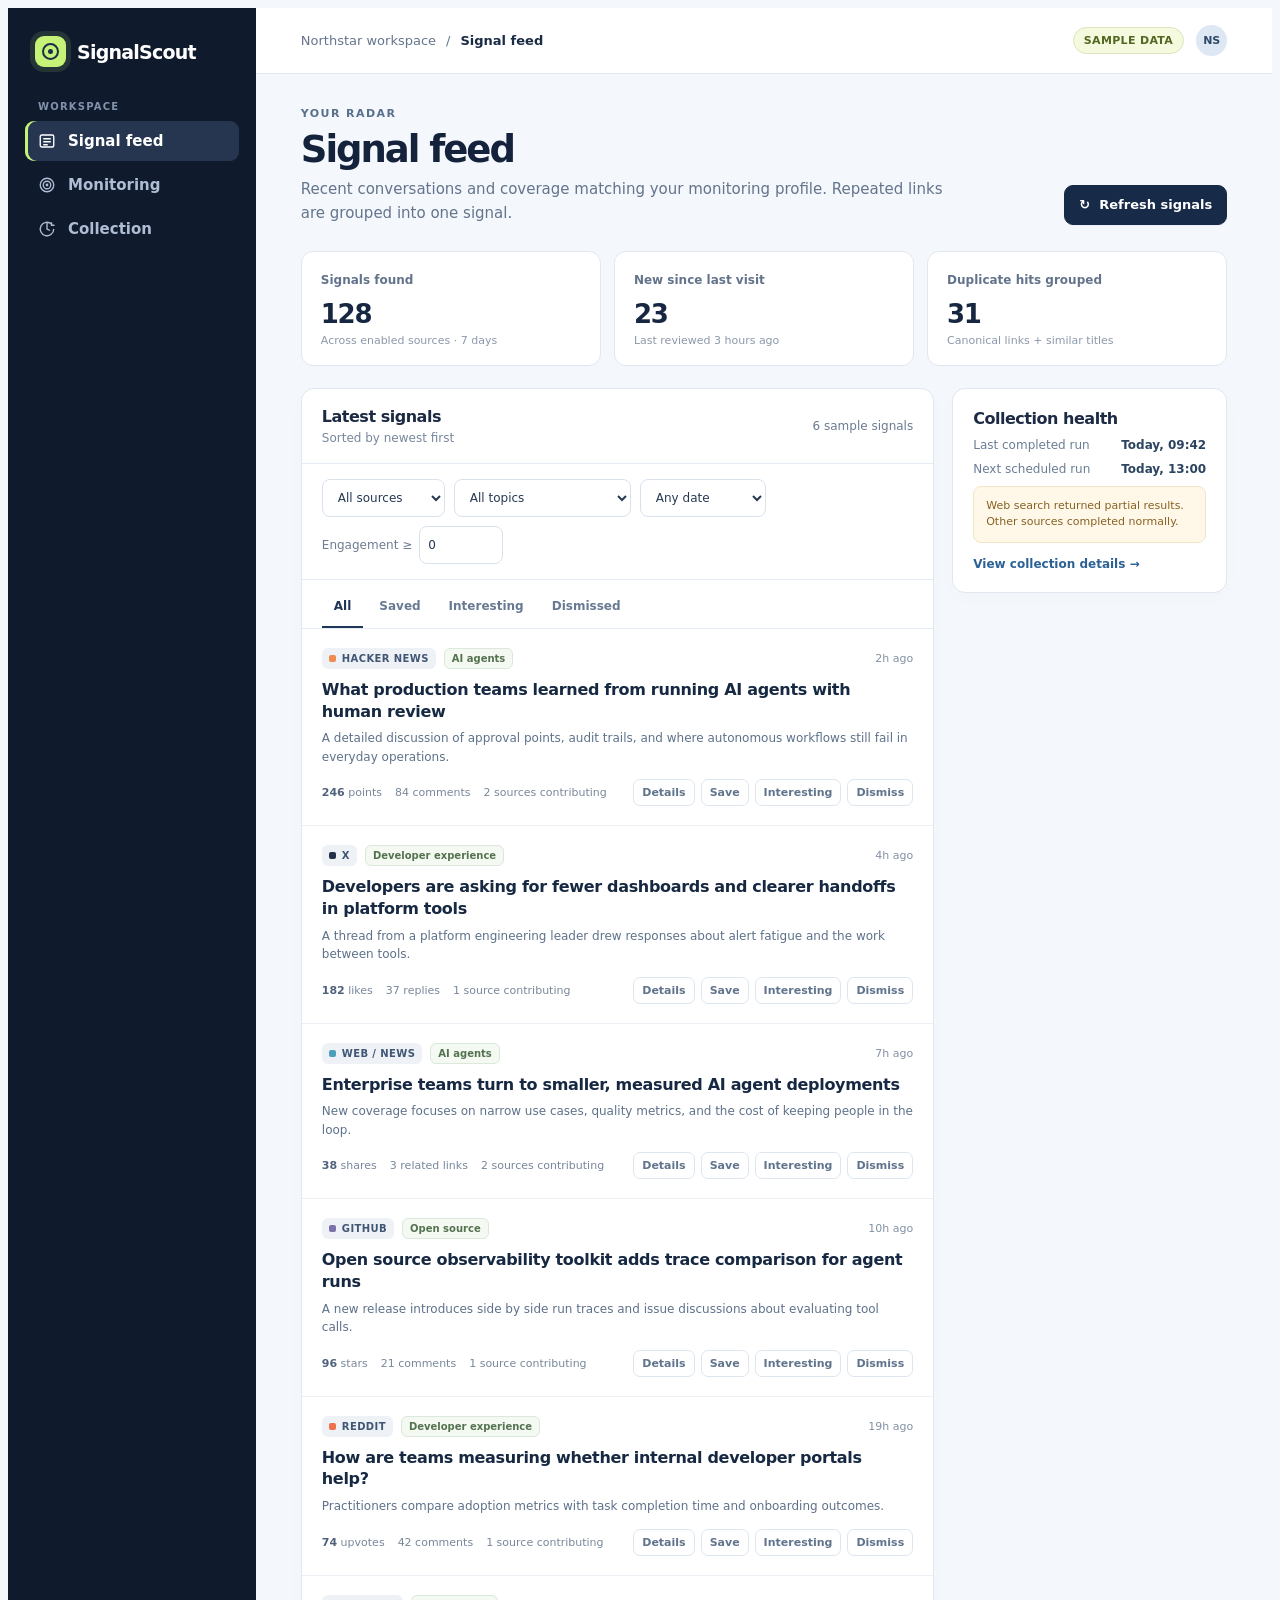
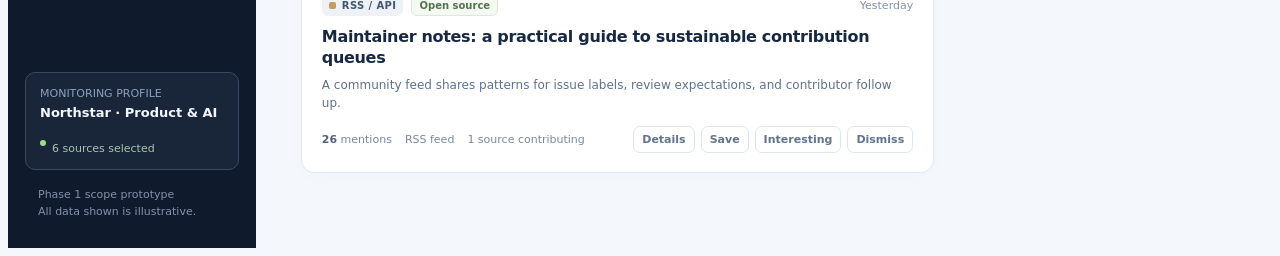
<file: specs/design/index.html>
<!doctype html>
<html lang="en">
<head>
  <meta charset="utf-8">
  <meta name="viewport" content="width=device-width, initial-scale=1">
  <meta name="theme-color" content="#101a2d">
  <title>SignalScout — Phase 1 scope prototype</title>
  <style>
    :root{font-family:Inter,ui-sans-serif,system-ui,-apple-system,BlinkMacSystemFont,"Segoe UI",sans-serif;color:#17233a;background:#f4f7fb;font-size:15px;font-synthesis:none}
    *{box-sizing:border-box}button,input,select{font:inherit}button{cursor:pointer}button:disabled{cursor:wait;opacity:.62}a{color:inherit}svg{display:block}
    :focus-visible{outline:3px solid #70b7ff;outline-offset:2px}
    .app{min-height:100vh;display:grid;grid-template-columns:248px minmax(0,1fr)}
    .sidebar{background:#101a2d;color:#dbe6f6;padding:28px 17px;display:flex;flex-direction:column;gap:34px;min-height:100vh}
    .brand{display:flex;align-items:center;gap:11px;padding:0 10px;color:#fff;font-size:19px;font-weight:760;letter-spacing:-.04em}
    .brand-mark{width:31px;height:31px;border-radius:9px;background:#c6f277;position:relative;box-shadow:0 0 0 5px #c6f2771e}
    .brand-mark:before,.brand-mark:after{content:"";position:absolute;border:2px solid #183048;border-radius:50%;inset:7px}
    .brand-mark:after{inset:13px;background:#183048}
    .nav-label,.side-label{text-transform:uppercase;letter-spacing:.12em;color:#8292ac;font-size:10px;font-weight:800;padding:0 13px;margin:0 0 9px}
    .nav{display:grid;gap:4px}.nav button{border:0;background:transparent;color:#aebdd3;width:100%;text-align:left;display:flex;align-items:center;gap:12px;padding:11px 13px;border-radius:9px;font-weight:620}
    .nav button:hover,.nav button.active{background:#263650;color:#fff}.nav button.active{box-shadow:inset 3px 0 #c6f277}.nav svg{width:18px;height:18px;stroke-width:1.8}
    .sidebar-bottom{margin-top:auto;display:grid;gap:17px}.workspace{padding:14px;border:1px solid #394761;border-radius:10px;background:#19263a}.workspace small{display:block;color:#8ca0bb;font-size:11px;margin-bottom:5px}.workspace strong{display:block;color:#f1f6ff;font-size:13px}.workspace span{display:inline-flex;align-items:center;gap:6px;color:#acc4ad;font-size:11px;margin-top:11px}.status-dot{width:6px;height:6px;border-radius:50%;background:#9edc88}
    .sidebar-note{padding:0 13px;color:#8192ab;font-size:11px;line-height:1.5}
    main{min-width:0}.topbar{height:66px;background:#fff;border-bottom:1px solid #e2e8f0;display:flex;align-items:center;justify-content:space-between;padding:0 clamp(20px,3.5vw,48px);gap:20px}
    .breadcrumb{display:flex;align-items:center;gap:10px;color:#65758d;font-size:13px}.breadcrumb strong{color:#1a2b46;font-weight:680}.top-actions{display:flex;align-items:center;gap:12px}.demo-pill{border:1px solid #d8e5bd;background:#f5fadf;color:#526723;border-radius:30px;padding:6px 10px;font-size:11px;font-weight:760;letter-spacing:.03em;text-transform:uppercase}.avatar{height:31px;width:31px;border-radius:50%;background:#dde8f4;color:#304967;display:grid;place-items:center;font-size:11px;font-weight:800}
    .content{max-width:1510px;margin:auto;padding:33px clamp(20px,3.5vw,48px) 75px}.view{display:none}.view.active{display:block}
    .page-head{display:flex;align-items:flex-end;justify-content:space-between;gap:20px;margin-bottom:26px}.eyebrow{color:#59708b;text-transform:uppercase;letter-spacing:.13em;font-size:11px;font-weight:800;margin:0 0 9px}.page-head h1{font-size:clamp(27px,3vw,37px);line-height:1.12;letter-spacing:-.055em;margin:0;color:#14223b}.subtle{color:#63748c;line-height:1.55;margin:8px 0 0}.page-head .subtle{max-width:650px}.button{display:inline-flex;align-items:center;justify-content:center;gap:8px;border:1px solid #d4dfec;border-radius:9px;background:#fff;color:#203550;padding:10px 14px;min-height:40px;font-weight:680;font-size:13px;white-space:nowrap;box-shadow:0 1px 1px #14223b08}.button:hover{background:#f5f8fc}.button.primary{border-color:#172b48;background:#172b48;color:#fff}.button.primary:hover{background:#294363}.button svg{width:16px;height:16px}.button.small{min-height:33px;padding:6px 10px;font-size:12px}.button.selected{border-color:#b9dca3;background:#eff8e9;color:#376136}.button.danger{color:#aa3e49}
    .overview-grid{display:grid;grid-template-columns:repeat(3,1fr);gap:13px;margin-bottom:22px}.metric{background:#fff;border:1px solid #e0e7f0;border-radius:12px;padding:18px 19px;min-width:0}.metric-label{font-size:12px;color:#62738b;font-weight:620}.metric-main{display:flex;align-items:baseline;gap:10px;margin-top:11px}.metric strong{font-size:26px;letter-spacing:-.05em;color:#172742}.metric p{font-size:11px;color:#8b98aa;margin:5px 0 0}
    .panel{background:#fff;border:1px solid #e0e7f0;border-radius:13px;box-shadow:0 5px 20px #14223b04}.feed-layout{display:grid;grid-template-columns:minmax(0,1fr) 275px;gap:18px;align-items:start}.feed-panel{overflow:hidden}.panel-heading{display:flex;align-items:center;justify-content:space-between;gap:12px;padding:18px 20px;border-bottom:1px solid #e6ecf3}.panel-heading h2,.side-panel h2{font-size:16px;letter-spacing:-.03em;margin:0;color:#1c2b43}.panel-heading p{margin:5px 0 0;font-size:12px;color:#77879c}.count{font-size:12px;color:#6b7b91}
    .filters{padding:15px 20px;border-bottom:1px solid #e6ecf3;display:flex;gap:9px;flex-wrap:wrap}.filters select,.field input,.field select,.inline-form input{border:1px solid #d8e2ed;background:#fff;color:#263953;border-radius:8px;padding:9px 11px;min-height:38px;outline:none}.filters select{font-size:12px;min-width:120px}.filters label{display:flex;align-items:center;gap:7px;color:#6d7c90;font-size:12px}.filters label input{width:84px;min-height:38px;border:1px solid #d8e2ed;border-radius:8px;padding:8px;color:#263953}.filters select:focus,.field input:focus,.field select:focus,.inline-form input:focus{border-color:#6ba8ec;box-shadow:0 0 0 3px #dcebff}
    .feed-tabs{display:flex;gap:4px;padding:10px 20px 0;border-bottom:1px solid #e6ecf3;overflow:auto}.feed-tabs button{border:0;background:transparent;padding:9px 12px 13px;color:#687a93;font-size:12px;font-weight:700;white-space:nowrap;border-bottom:2px solid transparent}.feed-tabs button.active{color:#1e3657;border-bottom-color:#1e3657}
    .signal{padding:19px 20px;border-bottom:1px solid #ecf0f5}.signal:last-child{border-bottom:0}.signal-top{display:flex;align-items:center;gap:8px;flex-wrap:wrap;margin-bottom:10px}.source{display:inline-flex;align-items:center;gap:6px;border-radius:6px;background:#eef2f7;color:#405674;padding:5px 7px;font-size:10px;font-weight:780;text-transform:uppercase;letter-spacing:.04em}.source i{height:7px;width:7px;border-radius:2px;background:#577ba3}.source.x i{background:#24314b}.source.hn i{background:#ed8b51}.source.reddit i{background:#ee704c}.source.github i{background:#7d71ad}.source.news i{background:#4da0bb}.source.rss i{background:#c49d5b}.tag{border:1px solid #dce8db;background:#f4f9f1;color:#547250;border-radius:6px;padding:4px 7px;font-size:10px;font-weight:700}.signal-time{margin-left:auto;color:#8290a4;font-size:11px;white-space:nowrap}.signal h3{font-size:16px;line-height:1.35;letter-spacing:-.02em;margin:0 0 7px;color:#172942}.signal p{margin:0;color:#5e718a;font-size:12px;line-height:1.55;max-width:850px}.signal-bottom{display:flex;align-items:center;justify-content:space-between;gap:12px;margin-top:13px;flex-wrap:wrap}.signal-meta{display:flex;align-items:center;gap:13px;color:#78879b;font-size:11px;flex-wrap:wrap}.signal-meta strong{color:#50627b;font-weight:700}.signal-actions{display:flex;gap:6px;flex-wrap:wrap}.signal-actions button{border:1px solid #dde6ef;border-radius:7px;background:#fff;padding:6px 8px;color:#60748d;font-size:11px;font-weight:710}.signal-actions button:hover{background:#f4f8fc}.signal-actions button.on{background:#eef6e7;border-color:#cae0be;color:#4a7138}.signal-actions button.dismissed{background:#f9eeee;border-color:#efd6d8;color:#9d5660}
    .side-stack{display:grid;gap:16px}.side-panel{padding:20px}.side-panel h2{margin-bottom:5px}.run-row{display:flex;justify-content:space-between;gap:10px;margin:10px 0;font-size:12px;color:#6a7d94}.run-row strong{color:#2c445f}.notice{padding:11px 12px;background:#fff8e9;color:#866122;border:1px solid #f1e4c7;border-radius:8px;font-size:11px;line-height:1.5}.link-button{border:0;background:transparent;color:#2c6195;font-weight:730;padding:0;font-size:12px}.link-button:hover{text-decoration:underline}.side-panel .link-button{margin-top:14px}
    .badge{border-radius:6px;background:#e5f5ed;color:#387c5d;padding:5px 8px;font-size:10px;font-weight:780}.badge.blue{background:#e7f1fb;color:#4776a1}
    .monitor-grid{display:grid;grid-template-columns:minmax(0,1.4fr) minmax(260px,.75fr);gap:18px}.monitor-panel{padding:22px}.monitor-panel h2{margin:0;font-size:17px;letter-spacing:-.02em}.monitor-panel>p{font-size:12px;color:#73839a;margin:6px 0 21px}.config-group{border-top:1px solid #e8eef4;padding:19px 0}.config-group:first-of-type{border-top:0;padding-top:0}.config-head{display:flex;justify-content:space-between;align-items:center;gap:12px;margin-bottom:11px}.config-head h3{margin:0;font-size:13px}.config-head span{font-size:11px;color:#8a99a9}.chips{display:flex;gap:7px;flex-wrap:wrap}.chip{display:inline-flex;align-items:center;gap:7px;background:#f0f5f9;border:1px solid #dfe8f0;color:#36516d;border-radius:7px;padding:7px 9px;font-size:12px;font-weight:650}.chip button{border:0;background:transparent;color:#8b9aab;padding:0;font-size:15px;line-height:1}.chip button:hover{color:#a3494f}.inline-form{display:flex;gap:7px;margin-top:12px}.inline-form input{flex:1;min-width:0;font-size:12px}.inline-form button{white-space:nowrap}.source-grid{display:grid;grid-template-columns:repeat(2,1fr);gap:9px}.source-toggle{border:1px solid #e1e9f1;border-radius:9px;padding:11px 12px;display:flex;align-items:center;justify-content:space-between;gap:10px;font-size:12px;font-weight:700;color:#344963}.source-toggle small{display:block;font-size:10px;color:#8b9aa9;font-weight:500;margin-top:3px}.source-toggle input{accent-color:#508b55;width:17px;height:17px}.monitor-save{display:flex;align-items:center;gap:12px;margin-top:12px}.saved-note{color:#4f8b54;font-size:11px;font-weight:720}
    .scope-list{display:grid;gap:10px;margin-top:16px}.scope-item{border:1px solid #e1e8ef;border-radius:9px;padding:12px 13px}.scope-item strong{display:block;color:#2d405c;font-size:12px}.scope-item span{display:block;color:#74849a;font-size:11px;line-height:1.5;margin-top:5px}
    .collection-grid{display:grid;grid-template-columns:minmax(0,1.25fr) minmax(280px,.75fr);gap:18px}.collection-main{padding:23px}.collection-top{display:flex;justify-content:space-between;align-items:start;gap:15px}.collection-top h2{margin:0;font-size:17px}.collection-top p{margin:6px 0 0;color:#72849a;font-size:12px}.run-status{display:inline-flex;align-items:center;gap:7px;background:#edf7ed;color:#4a8049;border-radius:7px;padding:7px 10px;font-size:11px;font-weight:760}.run-status.partial{background:#fff5e3;color:#9b6b22}.run-status.running{background:#e9f1fb;color:#4777ab}.collection-table{width:100%;border-collapse:collapse;margin-top:19px}.collection-table td{border-top:1px solid #e9eef3;padding:14px 0;font-size:12px;color:#63758b}.collection-table td:first-child{font-weight:750;color:#2d405b}.collection-table td:last-child{text-align:right}.small-text{font-size:11px;color:#8997a8}.run-steps{display:grid;gap:14px;padding:20px}.run-step{display:flex;align-items:start;gap:11px;font-size:12px;color:#5f7288}.step-number{height:23px;width:23px;border-radius:50%;display:grid;place-items:center;background:#dff0d8;color:#3e7845;font-weight:800;font-size:11px;flex:none}.run-step strong{display:block;color:#2a3e59;margin-bottom:3px}.run-step span:last-child{font-size:11px;line-height:1.5}.collection-actions{display:flex;gap:10px;align-items:center;margin-top:19px;flex-wrap:wrap}
    .empty{padding:42px 20px;text-align:center;color:#7b8da3}.empty strong{display:block;color:#2c405a;font-size:15px;margin-bottom:5px}.empty p{margin:0;font-size:12px}.overlay{position:fixed;inset:0;background:#101a2d80;z-index:5;display:none;justify-content:flex-end}.overlay.open{display:flex}.drawer{background:#fff;width:min(520px,100%);height:100%;overflow:auto;box-shadow:-10px 0 40px #101a2d2c;padding:30px}.drawer-top{display:flex;align-items:start;justify-content:space-between;gap:15px}.drawer h2{font-size:25px;letter-spacing:-.04em;line-height:1.25;margin:17px 0 12px}.drawer p{color:#536982;line-height:1.65;font-size:13px}.drawer .close{border:1px solid #e0e8f0;border-radius:8px;background:#fff;font-size:20px;width:33px;height:33px}.drawer-section{border-top:1px solid #e7edf3;padding:17px 0}.drawer-section h3{font-size:11px;text-transform:uppercase;letter-spacing:.1em;color:#8a99aa;margin:0 0 12px}.drawer-facts{display:grid;grid-template-columns:1fr 1fr;gap:14px;font-size:12px}.drawer-facts strong{display:block;color:#324b68;margin-bottom:4px}.drawer-facts span{color:#708198}.drawer-actions{display:flex;gap:8px;flex-wrap:wrap;margin:17px 0 23px}.drawer a.external{display:inline-flex;align-items:center;gap:5px;color:#2c6598;font-size:12px;font-weight:750;text-decoration:none}.drawer a.external:hover{text-decoration:underline}
    .toast{position:fixed;right:24px;bottom:24px;background:#172b47;color:#fff;padding:11px 15px;border-radius:9px;box-shadow:0 10px 30px #101a2d32;font-size:12px;z-index:10;display:none}.toast.show{display:block}
    @media(max-width:1100px){.feed-layout,.monitor-grid,.collection-grid{grid-template-columns:1fr}.overview-grid{grid-template-columns:repeat(2,1fr)}}
    @media(max-width:700px){.app{display:block}.sidebar{min-height:auto;padding:14px 16px;gap:13px}.brand{font-size:17px}.sidebar nav{overflow:auto}.nav-label,.sidebar-bottom{display:none}.nav{display:flex;gap:4px;width:max-content}.nav button{width:auto;padding:9px 11px;font-size:12px}.nav svg{width:16px;height:16px}.topbar{height:55px;padding:0 17px}.breadcrumb{font-size:11px}.avatar{display:none}.content{padding:24px 16px 55px}.page-head{align-items:start;flex-direction:column}.page-head h1{font-size:29px}.overview-grid{gap:8px}.metric{padding:13px}.metric strong{font-size:22px}.feed-layout{gap:12px}.filters{padding:12px}.filters select{flex:1;min-width:calc(50% - 8px)}.signal{padding:16px 14px}.signal-time{margin-left:0}.signal-bottom{align-items:start}.source-grid{grid-template-columns:1fr}.collection-top{flex-direction:column}.drawer{padding:20px}}
  </style>
</head>
<body>
  <div class="app">
    <aside class="sidebar">
      <div class="brand"><span class="brand-mark" aria-hidden="true"></span>SignalScout</div>
      <nav aria-label="Main navigation"><p class="nav-label">Workspace</p><div class="nav">
        <button class="active" data-view="feed"><svg viewBox="0 0 24 24" fill="none" stroke="currentColor" aria-hidden="true"><rect x="3" y="4" width="18" height="16" rx="2"/><path d="M7 9h10M7 13h10M7 17h6"/></svg>Signal feed</button>
        <button data-view="monitoring"><svg viewBox="0 0 24 24" fill="none" stroke="currentColor" aria-hidden="true"><circle cx="12" cy="12" r="9"/><circle cx="12" cy="12" r="5"/><circle cx="12" cy="12" r="1"/></svg>Monitoring</button>
        <button data-view="collection"><svg viewBox="0 0 24 24" fill="none" stroke="currentColor" aria-hidden="true"><path d="M12 3v9l4 2M21 12a9 9 0 1 1-3-6.7"/><path d="M18 3v4h4"/></svg>Collection</button>
      </div></nav>
      <div class="sidebar-bottom"><div class="workspace"><small>MONITORING PROFILE</small><strong>Northstar · Product & AI</strong><span><i class="status-dot"></i> <span id="enabled-count">6 sources selected</span></span></div><div class="sidebar-note">Phase 1 scope prototype<br>All data shown is illustrative.</div></div>
    </aside>
    <main>
      <header class="topbar"><div class="breadcrumb">Northstar workspace <span aria-hidden="true">/</span> <strong id="breadcrumb-view">Signal feed</strong></div><div class="top-actions"><span class="demo-pill">Sample data</span><span class="avatar" title="Default user">NS</span></div></header>
      <div class="content">
        <section class="view active" id="feed-view" aria-labelledby="feed-title">
          <div class="page-head"><div><p class="eyebrow">Your radar</p><h1 id="feed-title">Signal feed</h1><p class="subtle">Recent conversations and coverage matching your monitoring profile. Repeated links are grouped into one signal.</p></div><button class="button primary" id="refresh-from-feed">↻ &nbsp;Refresh signals</button></div>
          <div class="overview-grid" aria-label="Feed summary">
            <div class="metric"><span class="metric-label">Signals found</span><div class="metric-main"><strong>128</strong></div><p>Across enabled sources · 7 days</p></div>
            <div class="metric"><span class="metric-label">New since last visit</span><div class="metric-main"><strong>23</strong></div><p>Last reviewed 3 hours ago</p></div>
            <div class="metric"><span class="metric-label">Duplicate hits grouped</span><div class="metric-main"><strong>31</strong></div><p>Canonical links + similar titles</p></div>
          </div>
          <div class="feed-layout"><div class="panel feed-panel">
            <div class="panel-heading"><div><h2>Latest signals</h2><p>Sorted by newest first</p></div><span class="count" id="feed-count"></span></div>
            <div class="filters" aria-label="Filter signals">
              <select id="source-filter" aria-label="Filter by source"><option value="all">All sources</option><option>X</option><option>Web / news</option><option>Hacker News</option><option>Reddit</option><option>GitHub</option><option>RSS / API</option></select>
              <select id="topic-filter" aria-label="Filter by topic"><option value="all">All topics</option><option>AI agents</option><option>Developer experience</option><option>Open source</option></select>
              <select id="date-filter" aria-label="Filter by date"><option value="all">Any date</option><option value="24">Past 24 hours</option><option value="168">Past 7 days</option></select>
              <label>Engagement ≥ <input id="engagement-filter" type="number" min="0" value="0" aria-label="Minimum engagement"></label>
            </div>
            <div class="feed-tabs" role="tablist" aria-label="Triage status"><button class="active" data-feed-tab="all" role="tab" aria-selected="true">All</button><button data-feed-tab="saved" role="tab" aria-selected="false">Saved</button><button data-feed-tab="interesting" role="tab" aria-selected="false">Interesting</button><button data-feed-tab="dismissed" role="tab" aria-selected="false">Dismissed</button></div>
            <div id="signal-list" aria-live="polite"></div>
          </div><div class="side-stack">
            <div class="panel side-panel"><h2>Collection health</h2><div class="run-row"><span>Last completed run</span><strong id="last-run-mini">Today, 09:42</strong></div><div class="run-row"><span>Next scheduled run</span><strong>Today, 13:00</strong></div><div class="notice">Web search returned partial results. Other sources completed normally.</div><button class="link-button" data-view="collection">View collection details →</button></div>
          </div></div>
        </section>
        <section class="view" id="monitoring-view" aria-labelledby="monitoring-title">
          <div class="page-head"><div><p class="eyebrow">Monitoring profile</p><h1 id="monitoring-title">What to watch</h1><p class="subtle">Define topics, words, competitors, and people. These rules guide scheduled searches across enabled sources.</p></div></div>
          <div class="monitor-grid"><div class="panel monitor-panel"><h2>Search interests</h2><p>Use include and exclude terms to keep the feed focused.</p><div id="config-groups"></div><div class="monitor-save"><button class="button primary" id="save-profile">Save monitoring profile</button><span id="profile-saved" class="saved-note" aria-live="polite"></span></div></div><div class="panel monitor-panel"><h2>Sources to search</h2><p>Some sources may provide partial results if a connection is unavailable.</p><div class="source-grid" id="source-toggles"></div><div class="scope-list"><div class="scope-item"><strong>Collection cadence</strong><span>Illustrative schedule: every 4 hours. Manual refresh is also available.</span></div><div class="scope-item"><strong>Search providers</strong><span>Web and X search use configured API keys in the product environment. Keys are never entered on this screen.</span></div></div></div></div>
        </section>
        <section class="view" id="collection-view" aria-labelledby="collection-title">
          <div class="page-head"><div><p class="eyebrow">Source operations</p><h1 id="collection-title">Collection</h1><p class="subtle">Review the latest batch, see source level issues, and start a manual refresh.</p></div><button class="button primary" id="refresh-from-collection">↻ &nbsp;Run collection now</button></div>
          <div class="collection-grid"><div class="panel collection-main"><div class="collection-top"><div><h2>Latest run</h2><p id="collection-time">Today, 09:42 · scheduled · completed in 2m 14s</p></div><span class="run-status partial" id="run-status">Partial success</span></div><table class="collection-table" id="collection-table"><tbody></tbody></table><div class="collection-actions"><span class="notice">Web search used cached results after a provider timeout. The feed still shows results from other sources.</span></div></div><div class="panel"><div class="panel-heading"><div><h2>From search to feed</h2><p>One common signal shape</p></div></div><div class="run-steps"><div class="run-step"><span class="step-number">1</span><span><strong>Search configured sources</strong>Topics and tracked entities form source specific queries.</span></div><div class="run-step"><span class="step-number">2</span><span><strong>Normalize results</strong>Store title, snippet, URL, time, engagement, and matched topics.</span></div><div class="run-step"><span class="step-number">3</span><span><strong>Group duplicates</strong>Canonical URLs and similar titles merge while source provenance stays visible.</span></div><div class="run-step"><span class="step-number">4</span><span><strong>Update the radar</strong>The feed and its summary refresh together.</span></div></div></div></div>
        </section>
      </div>
    </main>
  </div>
  <div class="overlay" id="detail-overlay" role="dialog" aria-modal="true" aria-labelledby="detail-title"><div class="drawer"><div class="drawer-top"><span class="eyebrow">Signal detail</span><button class="close" id="close-detail" aria-label="Close detail">×</button></div><div id="detail-content"></div></div></div>
  <div class="toast" id="toast" role="status"></div>
  <script>
    const signals = [
      {id:1,source:'Hacker News',topic:'AI agents',hours:2,time:'2h ago',title:'What production teams learned from running AI agents with human review',snippet:'A detailed discussion of approval points, audit trails, and where autonomous workflows still fail in everyday operations.',url:'https://example.com/signal/agent-review',engagement:246,metric:'points',secondary:'84 comments',sources:['Hacker News','Reddit'],matched:'AI agents, agent workflows',body:'The conversation centers on practical controls for agent based workflows. Several practitioners compare review checkpoints, task boundaries, and ways to measure reliability before broader rollout.'},
      {id:2,source:'X',topic:'Developer experience',hours:4,time:'4h ago',title:'Developers are asking for fewer dashboards and clearer handoffs in platform tools',snippet:'A thread from a platform engineering leader drew responses about alert fatigue and the work between tools.',url:'https://example.com/signal/platform-handoffs',engagement:182,metric:'likes',secondary:'37 replies',sources:['X'],matched:'Developer experience, platform tools',body:'The post highlights how teams often add visibility without making the next action clear. Replies discuss ownership, handoffs, and reducing repetitive triage.'},
      {id:3,source:'Web / news',topic:'AI agents',hours:7,time:'7h ago',title:'Enterprise teams turn to smaller, measured AI agent deployments',snippet:'New coverage focuses on narrow use cases, quality metrics, and the cost of keeping people in the loop.',url:'https://example.com/ai-agent-deployments',engagement:38,metric:'shares',secondary:'3 related links',sources:['Web / news','RSS / API'],matched:'AI agents, enterprise AI',body:'The article describes a shift toward targeted deployments. Teams are tracking task completion, handoff rates, and review effort alongside usage.'},
      {id:4,source:'GitHub',topic:'Open source',hours:10,time:'10h ago',title:'Open source observability toolkit adds trace comparison for agent runs',snippet:'A new release introduces side by side run traces and issue discussions about evaluating tool calls.',url:'https://example.com/signal/trace-comparison',engagement:96,metric:'stars',secondary:'21 comments',sources:['GitHub'],matched:'Open source, AI agents',body:'The release makes run level comparison easier for development teams. Discussion focuses on useful evaluation signals and how to diagnose failures.'},
      {id:5,source:'Reddit',topic:'Developer experience',hours:19,time:'19h ago',title:'How are teams measuring whether internal developer portals help?',snippet:'Practitioners compare adoption metrics with task completion time and onboarding outcomes.',url:'https://example.com/signal/developer-portals',engagement:74,metric:'upvotes',secondary:'42 comments',sources:['Reddit'],matched:'Developer experience, developer portals',body:'The thread questions simple usage metrics and asks for measures tied to outcomes, including onboarding time, support load, and completed self service tasks.'},
      {id:6,source:'RSS / API',topic:'Open source',hours:32,time:'Yesterday',title:'Maintainer notes: a practical guide to sustainable contribution queues',snippet:'A community feed shares patterns for issue labels, review expectations, and contributor follow up.',url:'https://example.com/signal/contribution-queues',engagement:26,metric:'mentions',secondary:'RSS feed',sources:['RSS / API'],matched:'Open source, maintainers',body:'The guide offers concrete ways to make open source contribution queues easier to manage and more predictable for maintainers and contributors.'}
    ];
    const states = Object.fromEntries(signals.map(s=>[s.id,{saved:false,interesting:false,dismissed:false}]));
    const config = {topics:['AI agents','Developer experience','Open source'],include:['agent workflows','developer portals','platform engineering'],exclude:['job listings','crypto'],competitors:['Acme Labs · acme.example','Orbit AI · @orbitai'],people:['Maya Chen · @mayachen','Alex Rivera · github.com/arivera']};
    const configLabels = {topics:['Topics','A topic to monitor'],include:['Include keywords','Add an include keyword'],exclude:['Exclude keywords','Add an exclude keyword'],competitors:['Competitors','Name, domain, or handle'],people:['Influential people','Name, handle, or profile URL']};
    const sources = [{name:'X',sub:'Recent posts',on:true},{name:'Web / news',sub:'Search and pages',on:true},{name:'Hacker News',sub:'Stories and comments',on:true},{name:'Reddit',sub:'Posts and comments',on:true},{name:'GitHub',sub:'Issues, discussions, repos',on:true},{name:'RSS / API',sub:'Feeds and selected APIs',on:true}];
    const runRows=[['X','34 results','Complete'],['Web / news','18 results · cached','Partial'],['Hacker News','29 results','Complete'],['Reddit','25 results','Complete'],['GitHub','16 results','Complete'],['RSS / API','6 results','Complete']];
    let currentView='feed', currentTab='all', detailId=null, toastTimer;
    const escapeHtml=s=>String(s).replace(/[&<>"']/g,c=>({'&':'&amp;','<':'&lt;','>':'&gt;','"':'&quot;',"'":'&#39;'}[c]));
    function showToast(message){const el=document.getElementById('toast');el.textContent=message;el.classList.add('show');clearTimeout(toastTimer);toastTimer=setTimeout(()=>el.classList.remove('show'),2800)}
    function switchView(view){currentView=view;document.querySelectorAll('.view').forEach(el=>el.classList.toggle('active',el.id===view+'-view'));document.querySelectorAll('[data-view]').forEach(el=>{if(el.closest('.nav'))el.classList.toggle('active',el.dataset.view===view)});document.getElementById('breadcrumb-view').textContent={feed:'Signal feed',monitoring:'Monitoring',collection:'Collection'}[view];window.scrollTo({top:0,behavior:'smooth'})}
    function renderSignals(){const source=document.getElementById('source-filter').value,topic=document.getElementById('topic-filter').value,date=document.getElementById('date-filter').value,min=Number(document.getElementById('engagement-filter').value)||0;const visible=signals.filter(s=>(source==='all'||s.source===source||s.sources.includes(source))&&(topic==='all'||s.topic===topic)&&(date==='all'||s.hours<=Number(date))&&s.engagement>=min&&(currentTab==='all'?!states[s.id].dismissed:states[s.id][currentTab]));document.getElementById('feed-count').textContent=visible.length+' sample signals';document.getElementById('signal-list').innerHTML=visible.length?visible.map(s=>`<article class="signal"><div class="signal-top"><span class="source ${s.source==='Web / news'?'news':s.source==='Hacker News'?'hn':s.source==='RSS / API'?'rss':s.source.toLowerCase().split(' ')[0]}"><i></i>${escapeHtml(s.source)}</span><span class="tag">${escapeHtml(s.topic)}</span><span class="signal-time">${escapeHtml(s.time)}</span></div><h3>${escapeHtml(s.title)}</h3><p>${escapeHtml(s.snippet)}</p><div class="signal-bottom"><div class="signal-meta"><span><strong>${s.engagement}</strong> ${escapeHtml(s.metric)}</span><span>${escapeHtml(s.secondary)}</span><span>${s.sources.length} ${s.sources.length===1?'source':'sources'} contributing</span></div><div class="signal-actions"><button data-detail="${s.id}">Details</button><button data-action="saved" data-id="${s.id}" class="${states[s.id].saved?'on':''}">${states[s.id].saved?'Saved':'Save'}</button><button data-action="interesting" data-id="${s.id}" class="${states[s.id].interesting?'on':''}">${states[s.id].interesting?'Interesting ✓':'Interesting'}</button><button data-action="dismissed" data-id="${s.id}" class="${states[s.id].dismissed?'dismissed':''}">${states[s.id].dismissed?'Restore':'Dismiss'}</button></div></div></article>`).join(''):'<div class="empty"><strong>No matching signals</strong><p>Try a wider date range or a lower engagement threshold.</p></div>'}
    function openDetail(id){const s=signals.find(x=>x.id===id);if(!s)return;detailId=id;document.getElementById('detail-content').innerHTML=`<div class="signal-top"><span class="source">${escapeHtml(s.source)}</span><span class="tag">${escapeHtml(s.topic)}</span><span class="signal-time">${escapeHtml(s.time)}</span></div><h2 id="detail-title">${escapeHtml(s.title)}</h2><p>${escapeHtml(s.body)}</p><div class="drawer-actions"><button class="button small ${states[id].saved?'selected':''}" data-action="saved" data-id="${id}">${states[id].saved?'Saved ✓':'Save'}</button><button class="button small ${states[id].interesting?'selected':''}" data-action="interesting" data-id="${id}">${states[id].interesting?'Interesting ✓':'Mark interesting'}</button><button class="button small ${states[id].dismissed?'danger':''}" data-action="dismissed" data-id="${id}">${states[id].dismissed?'Restore':'Dismiss'}</button></div><div class="drawer-section"><h3>Why this matched</h3><div class="drawer-facts"><div><strong>Matched terms</strong><span>${escapeHtml(s.matched)}</span></div><div><strong>Engagement</strong><span>${s.engagement} ${escapeHtml(s.metric)} · ${escapeHtml(s.secondary)}</span></div></div></div><div class="drawer-section"><h3>Sources in this group</h3><p>${s.sources.map(escapeHtml).join(' · ')}</p><a class="external" href="${escapeHtml(s.url)}" target="_blank" rel="noopener noreferrer">Open original source ↗</a></div>`;document.getElementById('detail-overlay').classList.add('open');document.getElementById('close-detail').focus()}
    function closeDetail(){document.getElementById('detail-overlay').classList.remove('open');detailId=null}
    function updateState(action,id){states[id][action]=!states[id][action];renderSignals();if(detailId===id)openDetail(id);showToast(action==='dismissed'?(states[id].dismissed?'Signal dismissed':'Signal restored'):action==='saved'?(states[id].saved?'Signal saved':'Removed from saved'):(states[id].interesting?'Marked interesting':'Interesting mark removed'))}
    function renderConfig(){document.getElementById('config-groups').innerHTML=Object.entries(configLabels).map(([key,[label,placeholder]])=>`<div class="config-group"><div class="config-head"><h3>${label}</h3><span>${config[key].length} added</span></div><div class="chips">${config[key].map((v,i)=>`<span class="chip">${escapeHtml(v)}<button aria-label="Remove ${escapeHtml(v)}" data-remove-key="${key}" data-remove-index="${i}">×</button></span>`).join('')}</div><form class="inline-form" data-add-key="${key}"><input aria-label="${placeholder}" placeholder="${placeholder}" required maxlength="100"><button class="button small" type="submit">Add</button></form></div>`).join('');document.getElementById('source-toggles').innerHTML=sources.map((s,i)=>`<label class="source-toggle"><span>${escapeHtml(s.name)}<small>${escapeHtml(s.sub)}</small></span><input type="checkbox" data-source-index="${i}" ${s.on?'checked':''} aria-label="Enable ${escapeHtml(s.name)}"></label>`).join('');document.getElementById('enabled-count').textContent=sources.filter(s=>s.on).length+' sources selected'}
    function renderRun(){document.querySelector('#collection-table tbody').innerHTML=runRows.map(([name,count,status])=>`<tr><td>${name}</td><td>${count}</td><td><span class="badge ${status==='Partial'?'blue':''}">${status}</span></td></tr>`).join('')}
    function runCollection(){switchView('collection');const button=document.getElementById('refresh-from-collection');button.disabled=true;button.textContent='Refreshing…';const status=document.getElementById('run-status');status.className='run-status running';status.textContent='Running';document.getElementById('collection-time').textContent='Today, just now · manual run in progress';setTimeout(()=>{status.className='run-status partial';status.textContent='Partial success';document.getElementById('collection-time').textContent='Today, just now · manual · completed (sample)';document.getElementById('last-run-mini').textContent='Just now';button.disabled=false;button.innerHTML='↻ &nbsp;Run collection now';showToast('Sample collection complete. Web search remains partial.')},1500)}
    document.addEventListener('click',e=>{const view=e.target.closest('[data-view]');if(view){switchView(view.dataset.view);return}const tab=e.target.closest('[data-feed-tab]');if(tab){currentTab=tab.dataset.feedTab;document.querySelectorAll('[data-feed-tab]').forEach(el=>{el.classList.toggle('active',el===tab);el.setAttribute('aria-selected',el===tab)});renderSignals();return}const action=e.target.closest('[data-action]');if(action){updateState(action.dataset.action,Number(action.dataset.id));return}const detail=e.target.closest('[data-detail]');if(detail){openDetail(Number(detail.dataset.detail));return}const remove=e.target.closest('[data-remove-key]');if(remove){config[remove.dataset.removeKey].splice(Number(remove.dataset.removeIndex),1);renderConfig();document.getElementById('profile-saved').textContent='Unsaved changes';return}});
    document.addEventListener('submit',e=>{const form=e.target.closest('[data-add-key]');if(!form)return;e.preventDefault();const value=form.querySelector('input').value.trim();if(!value)return;if(config[form.dataset.addKey].some(v=>v.toLowerCase()===value.toLowerCase())){showToast('Already in this list');return}config[form.dataset.addKey].push(value);renderConfig();document.getElementById('profile-saved').textContent='Unsaved changes'});
    document.addEventListener('change',e=>{if(e.target.matches('#source-filter,#topic-filter,#date-filter,#engagement-filter'))renderSignals();if(e.target.matches('[data-source-index]')){sources[Number(e.target.dataset.sourceIndex)].on=e.target.checked;document.getElementById('enabled-count').textContent=sources.filter(s=>s.on).length+' sources selected';document.getElementById('profile-saved').textContent='Unsaved changes'}});
    document.getElementById('engagement-filter').addEventListener('input',renderSignals);
    document.getElementById('save-profile').addEventListener('click',()=>{document.getElementById('profile-saved').textContent='Saved for this demo session';showToast('Monitoring profile saved in this prototype')});
    document.getElementById('refresh-from-feed').addEventListener('click',runCollection);document.getElementById('refresh-from-collection').addEventListener('click',runCollection);
    document.getElementById('close-detail').addEventListener('click',closeDetail);document.getElementById('detail-overlay').addEventListener('click',e=>{if(e.target.id==='detail-overlay')closeDetail()});document.addEventListener('keydown',e=>{if(e.key==='Escape')closeDetail()});
    renderSignals();renderConfig();renderRun();
  </script>
</body>
</html>
</file>
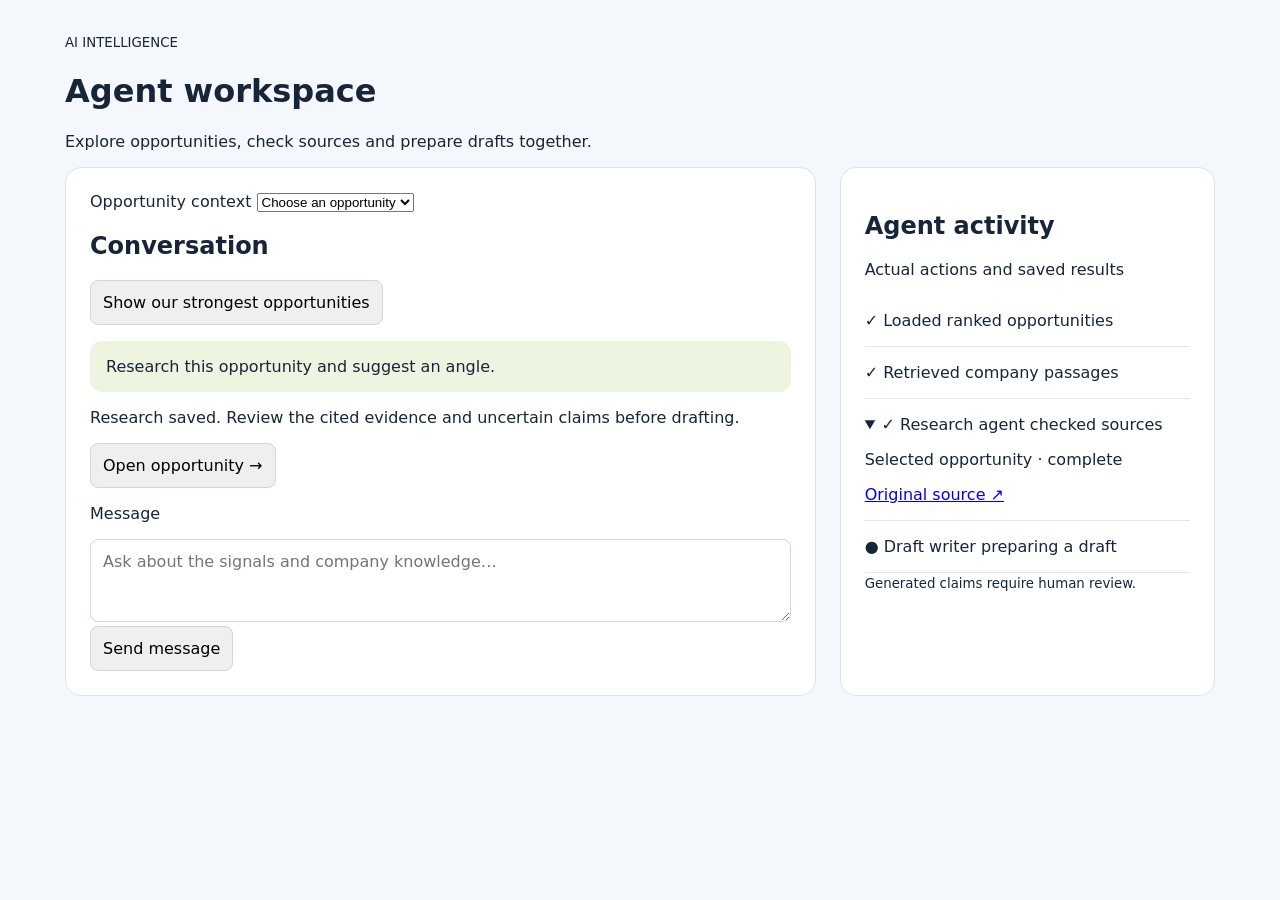
<file: specs/features/agent-workspace/prototype.html>
<!doctype html><html lang="en"><meta charset="utf-8"><meta name="viewport" content="width=device-width, initial-scale=1"><title>Agent workspace prototype</title><style>body{font:16px system-ui;background:#f4f7fb;color:#17253b;margin:0;padding:32px}main{max-width:1150px;margin:auto}.grid{display:grid;grid-template-columns:2fr 1fr;gap:24px}.panel{background:white;border:1px solid #dce5ef;border-radius:16px;padding:24px}button,textarea{font:inherit;padding:12px;border-radius:8px;border:1px solid #ccd7e6}textarea{box-sizing:border-box;width:100%}.step{padding:16px 0;border-bottom:1px solid #e1e7ef}.user{background:#edf4df;padding:16px;border-radius:12px}@media(max-width:700px){body{padding:16px}.grid{grid-template-columns:1fr}}</style><main><small>AI INTELLIGENCE</small><h1>Agent workspace</h1><p>Explore opportunities, check sources and prepare drafts together.</p><div class="grid"><section class="panel"><label>Opportunity context <select><option>Choose an opportunity</option></select></label><h2>Conversation</h2><button>Show our strongest opportunities</button><p class="user">Research this opportunity and suggest an angle.</p><p>Research saved. Review the cited evidence and uncertain claims before drafting.</p><button>Open opportunity →</button><label><p>Message</p><textarea rows="3" placeholder="Ask about the signals and company knowledge…"></textarea></label><button>Send message</button></section><aside class="panel"><h2>Agent activity</h2><p>Actual actions and saved results</p><div class="step">✓ Loaded ranked opportunities</div><div class="step">✓ Retrieved company passages</div><details class="step" open><summary>✓ Research agent checked sources</summary><p>Selected opportunity · complete</p><a href="#">Original source ↗</a></details><div class="step">● Draft writer preparing a draft</div><small>Generated claims require human review.</small></aside></div></main></html>
</file>
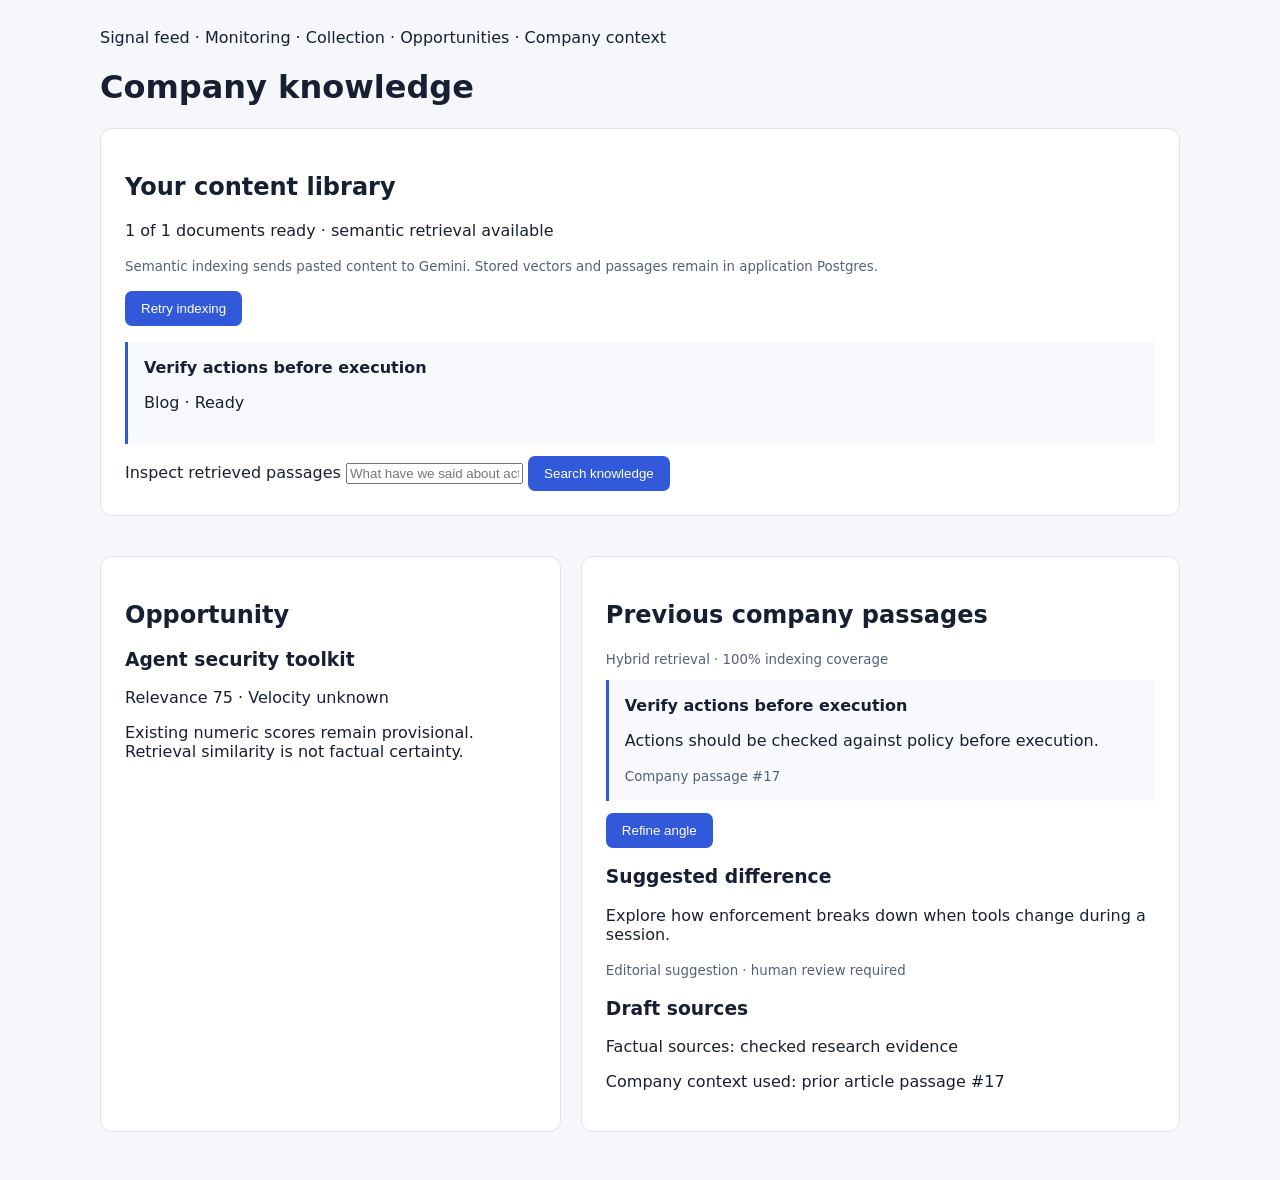
<file: specs/features/company-knowledge-rag/prototype.html>
<!doctype html><html lang="en"><meta charset="utf-8"><meta name="viewport" content="width=device-width,initial-scale=1"><title>Company knowledge — proposed UI</title><style>body{margin:0;background:#f5f7fb;color:#172033;font:16px system-ui}main{max-width:1080px;margin:auto;padding:28px}nav{display:flex;gap:20px;flex-wrap:wrap}section{background:white;padding:24px;border:1px solid #dce3ec;border-radius:12px;margin:20px 0}button{background:#3159d9;color:white;padding:10px 16px;border:0;border-radius:7px}small{color:#52617a}article{padding:16px;border-left:3px solid #3159d9;background:#f7f9fd;margin:12px 0}.grid{display:grid;grid-template-columns:1fr 1.3fr;gap:20px}@media(max-width:700px){.grid{display:block}main{padding:16px}}</style><main><nav>Signal feed · Monitoring · Collection · Opportunities · Company context</nav><h1>Company knowledge</h1><section><h2>Your content library</h2><p>1 of 1 documents ready · semantic retrieval available</p><small>Semantic indexing sends pasted content to Gemini. Stored vectors and passages remain in application Postgres.</small><p><button>Retry indexing</button></p><article><strong>Verify actions before execution</strong><p>Blog · Ready</p></article><label>Inspect retrieved passages <input placeholder="What have we said about action verification?"></label> <button>Search knowledge</button></section><div class="grid"><section><h2>Opportunity</h2><h3>Agent security toolkit</h3><p>Relevance 75 · Velocity unknown</p><p>Existing numeric scores remain provisional. Retrieval similarity is not factual certainty.</p></section><section><h2>Previous company passages</h2><small>Hybrid retrieval · 100% indexing coverage</small><article><strong>Verify actions before execution</strong><p>Actions should be checked against policy before execution.</p><small>Company passage #17</small></article><button>Refine angle</button><h3>Suggested difference</h3><p>Explore how enforcement breaks down when tools change during a session.</p><small>Editorial suggestion · human review required</small><h3>Draft sources</h3><p>Factual sources: checked research evidence</p><p>Company context used: prior article passage #17</p></section></div></main></html>
</file>
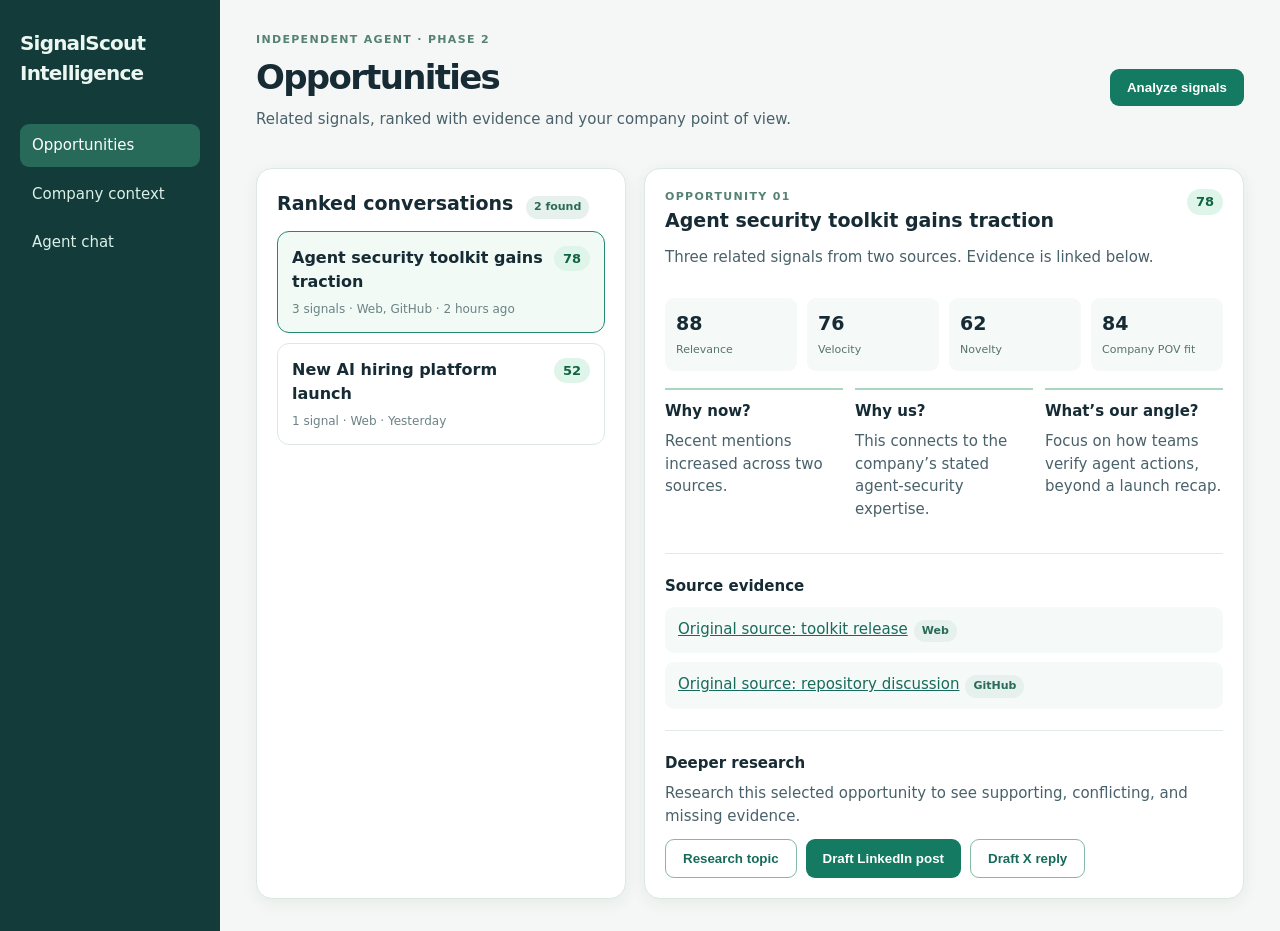
<file: specs/features/intelligence-agent/prototype.html>
<!doctype html>
<html lang="en">
<head>
  <meta charset="utf-8"><meta name="viewport" content="width=device-width,initial-scale=1">
  <title>SignalScout Intelligence — proposed agent UI</title>
  <style>
    :root{font:15px/1.5 system-ui,sans-serif;color:#172b35;background:#f4f7f5}
    *{box-sizing:border-box}body{margin:0}a{color:#176b5b}button{cursor:pointer}
    .shell{display:grid;grid-template-columns:220px minmax(0,1fr);min-height:100vh}
    aside{background:#123b39;color:#ecf7f1;padding:28px 20px}aside strong{font-size:20px;letter-spacing:-.04em}
    nav{display:grid;gap:6px;margin-top:36px}nav a{color:#dcf0e8;text-decoration:none;padding:10px 12px;border-radius:9px}
    nav a.active{background:#286a59;color:white}main{max-width:1440px;padding:32px 36px;width:100%}
    .eyebrow{text-transform:uppercase;letter-spacing:.12em;font-size:11px;font-weight:800;color:#568276}
    h1{font-size:34px;letter-spacing:-.05em;margin:3px 0 5px}h2{font-size:19px;margin:0 0 12px}h3{font-size:15px;margin:0 0 8px}
    p{margin:0 0 12px;color:#49616a}.top{display:flex;justify-content:space-between;gap:18px;align-items:center;margin-bottom:26px}
    .button{display:inline-block;border:0;border-radius:9px;background:#147a61;color:white;font-weight:700;padding:11px 17px;text-decoration:none}
    .layout{display:grid;grid-template-columns:minmax(260px,370px) minmax(0,1fr);gap:18px}
    .panel{background:white;border:1px solid #dce8e2;border-radius:16px;box-shadow:0 4px 16px #163c3010;padding:20px}
    .item{display:block;border:1px solid #dce8e2;border-radius:12px;padding:14px;margin-top:10px;color:inherit;text-decoration:none}
    .item.selected{border-color:#23886e;background:#f1faf5}.item strong{display:block;font-size:16px}.meta{font-size:12px;color:#6c8284;margin-top:6px}
    .score{float:right;background:#dff5ea;color:#116346;border-radius:20px;padding:3px 9px;font-size:13px;font-weight:800}
    .detail-head{display:flex;align-items:start;justify-content:space-between;gap:14px}
    .grid{display:grid;grid-template-columns:repeat(4,1fr);gap:10px;margin:17px 0}
    .metric{background:#f5f9f7;border-radius:9px;padding:11px}.metric b{font-size:19px;display:block}.metric span{font-size:11px;color:#59736f}
    .answers{display:grid;grid-template-columns:repeat(3,1fr);gap:12px}.answer{border-top:2px solid #a9d6bf;padding-top:10px}
    .divider{border-top:1px solid #e1ebe6;margin:21px 0}.evidence{padding:11px 13px;background:#f5f9f7;border-radius:9px;margin:9px 0}
    .actions{display:flex;gap:9px;flex-wrap:wrap}.secondary{background:white;color:#176b5b;border:1px solid #84b9a6}
    .tag{display:inline-block;font-size:11px;font-weight:700;border-radius:20px;padding:3px 8px;background:#e6f1ed;color:#2a6a58;margin-left:6px}
    @media(max-width:900px){.shell{grid-template-columns:1fr}aside{padding:14px 20px}nav{display:flex;margin:10px 0 0;flex-wrap:wrap}main{padding:22px 16px}.layout{grid-template-columns:1fr}.answers{grid-template-columns:1fr}.top{align-items:start}.grid{grid-template-columns:repeat(2,1fr)}}
  </style>
</head>
<body><div class="shell"><aside><strong>SignalScout<br>Intelligence</strong><nav><a class="active" href="#">Opportunities</a><a href="#">Company context</a><a href="#">Agent chat</a></nav></aside>
<main><div class="top"><div><div class="eyebrow">Independent agent · Phase 2</div><h1>Opportunities</h1><p>Related signals, ranked with evidence and your company point of view.</p></div><button class="button">Analyze signals</button></div>
<div class="layout"><section class="panel"><h2>Ranked conversations <span class="tag">2 found</span></h2><a class="item selected" href="#"><span class="score">78</span><strong>Agent security toolkit gains traction</strong><div class="meta">3 signals · Web, GitHub · 2 hours ago</div></a><a class="item" href="#"><span class="score">52</span><strong>New AI hiring platform launch</strong><div class="meta">1 signal · Web · Yesterday</div></a></section>
<section class="panel"><div class="detail-head"><div><div class="eyebrow">Opportunity 01</div><h2>Agent security toolkit gains traction</h2><p>Three related signals from two sources. Evidence is linked below.</p></div><span class="score">78</span></div>
<div class="grid"><div class="metric"><b>88</b><span>Relevance</span></div><div class="metric"><b>76</b><span>Velocity</span></div><div class="metric"><b>62</b><span>Novelty</span></div><div class="metric"><b>84</b><span>Company POV fit</span></div></div>
<div class="answers"><div class="answer"><h3>Why now?</h3><p>Recent mentions increased across two sources.</p></div><div class="answer"><h3>Why us?</h3><p>This connects to the company’s stated agent-security expertise.</p></div><div class="answer"><h3>What’s our angle?</h3><p>Focus on how teams verify agent actions, beyond a launch recap.</p></div></div>
<div class="divider"></div><h3>Source evidence</h3><div class="evidence"><a href="#">Original source: toolkit release</a><span class="tag">Web</span></div><div class="evidence"><a href="#">Original source: repository discussion</a><span class="tag">GitHub</span></div>
<div class="divider"></div><h3>Deeper research</h3><p>Research this selected opportunity to see supporting, conflicting, and missing evidence.</p><div class="actions"><button class="button secondary">Research topic</button><button class="button">Draft LinkedIn post</button><button class="button secondary">Draft X reply</button></div>
</section></div></main></div></body></html>
</file>
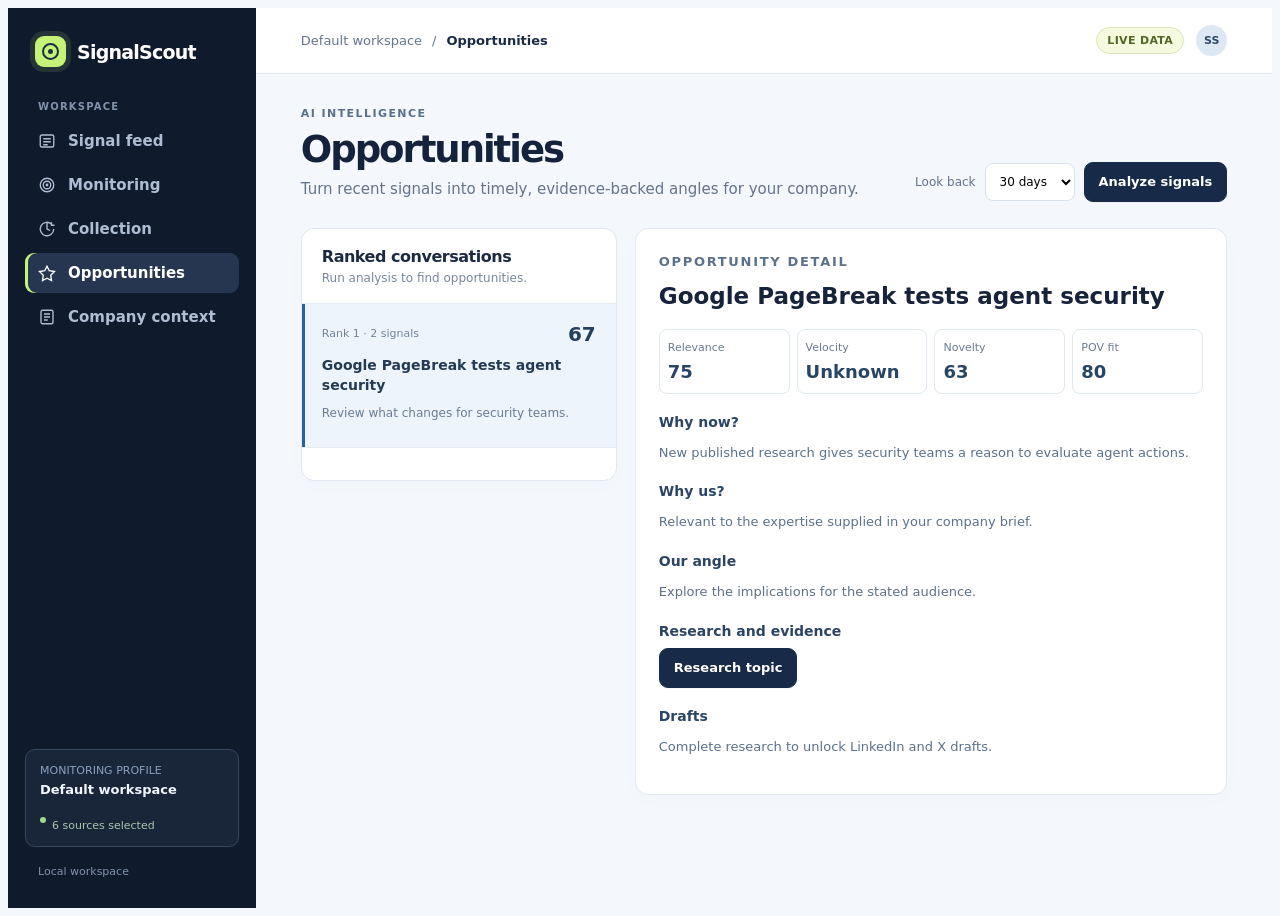
<file: specs/features/intelligence-ui/prototype.html>
<!doctype html>
<html lang="en">
<head>
  <meta charset="utf-8">
  <meta name="viewport" content="width=device-width, initial-scale=1">
  <meta name="theme-color" content="#101a2d">
  <title>SignalScout</title>
  <style>
    :root{font-family:Inter,ui-sans-serif,system-ui,-apple-system,BlinkMacSystemFont,"Segoe UI",sans-serif;color:#17233a;background:#f4f7fb;font-size:15px;font-synthesis:none}
    *{box-sizing:border-box}button,input,select{font:inherit}button{cursor:pointer}button:disabled{cursor:wait;opacity:.62}a{color:inherit}svg{display:block}
    :focus-visible{outline:3px solid #70b7ff;outline-offset:2px}
    .app{min-height:100vh;display:grid;grid-template-columns:248px minmax(0,1fr)}
    .sidebar{background:#101a2d;color:#dbe6f6;padding:28px 17px;display:flex;flex-direction:column;gap:34px;min-height:100vh}
    .brand{display:flex;align-items:center;gap:11px;padding:0 10px;color:#fff;font-size:19px;font-weight:760;letter-spacing:-.04em}
    .brand-mark{width:31px;height:31px;border-radius:9px;background:#c6f277;position:relative;box-shadow:0 0 0 5px #c6f2771e}
    .brand-mark:before,.brand-mark:after{content:"";position:absolute;border:2px solid #183048;border-radius:50%;inset:7px}
    .brand-mark:after{inset:13px;background:#183048}
    .nav-label,.side-label{text-transform:uppercase;letter-spacing:.12em;color:#8292ac;font-size:10px;font-weight:800;padding:0 13px;margin:0 0 9px}
    .nav{display:grid;gap:4px}.nav button{border:0;background:transparent;color:#aebdd3;width:100%;text-align:left;display:flex;align-items:center;gap:12px;padding:11px 13px;border-radius:9px;font-weight:620}
    .nav button:hover,.nav button.active{background:#263650;color:#fff}.nav button.active{box-shadow:inset 3px 0 #c6f277}.nav svg{width:18px;height:18px;stroke-width:1.8}
    .sidebar-bottom{margin-top:auto;display:grid;gap:17px}.workspace{padding:14px;border:1px solid #394761;border-radius:10px;background:#19263a}.workspace small{display:block;color:#8ca0bb;font-size:11px;margin-bottom:5px}.workspace strong{display:block;color:#f1f6ff;font-size:13px}.workspace span{display:inline-flex;align-items:center;gap:6px;color:#acc4ad;font-size:11px;margin-top:11px}.status-dot{width:6px;height:6px;border-radius:50%;background:#9edc88}
    .sidebar-note{padding:0 13px;color:#8192ab;font-size:11px;line-height:1.5}
    main{min-width:0}.topbar{height:66px;background:#fff;border-bottom:1px solid #e2e8f0;display:flex;align-items:center;justify-content:space-between;padding:0 clamp(20px,3.5vw,48px);gap:20px}
    .breadcrumb{display:flex;align-items:center;gap:10px;color:#65758d;font-size:13px}.breadcrumb strong{color:#1a2b46;font-weight:680}.top-actions{display:flex;align-items:center;gap:12px}.demo-pill{border:1px solid #d8e5bd;background:#f5fadf;color:#526723;border-radius:30px;padding:6px 10px;font-size:11px;font-weight:760;letter-spacing:.03em;text-transform:uppercase}.avatar{height:31px;width:31px;border-radius:50%;background:#dde8f4;color:#304967;display:grid;place-items:center;font-size:11px;font-weight:800}
    .content{max-width:1510px;margin:auto;padding:33px clamp(20px,3.5vw,48px) 75px}.view{display:none}.view.active{display:block}
    .page-head{display:flex;align-items:flex-end;justify-content:space-between;gap:20px;margin-bottom:26px}.eyebrow{color:#59708b;text-transform:uppercase;letter-spacing:.13em;font-size:11px;font-weight:800;margin:0 0 9px}.page-head h1{font-size:clamp(27px,3vw,37px);line-height:1.12;letter-spacing:-.055em;margin:0;color:#14223b}.subtle{color:#63748c;line-height:1.55;margin:8px 0 0}.page-head .subtle{max-width:650px}.button{display:inline-flex;align-items:center;justify-content:center;gap:8px;border:1px solid #d4dfec;border-radius:9px;background:#fff;color:#203550;padding:10px 14px;min-height:40px;font-weight:680;font-size:13px;white-space:nowrap;box-shadow:0 1px 1px #14223b08}.button:hover{background:#f5f8fc}.button.primary{border-color:#172b48;background:#172b48;color:#fff}.button.primary:hover{background:#294363}.button svg{width:16px;height:16px}.button.small{min-height:33px;padding:6px 10px;font-size:12px}.button.selected{border-color:#b9dca3;background:#eff8e9;color:#376136}.button.danger{color:#aa3e49}
    .overview-grid{display:grid;grid-template-columns:repeat(3,1fr);gap:13px;margin-bottom:22px}.metric{background:#fff;border:1px solid #e0e7f0;border-radius:12px;padding:18px 19px;min-width:0}.metric-label{font-size:12px;color:#62738b;font-weight:620}.metric-main{display:flex;align-items:baseline;gap:10px;margin-top:11px}.metric strong{font-size:26px;letter-spacing:-.05em;color:#172742}.metric p{font-size:11px;color:#8b98aa;margin:5px 0 0}
    .panel{background:#fff;border:1px solid #e0e7f0;border-radius:13px;box-shadow:0 5px 20px #14223b04}.feed-layout{display:grid;grid-template-columns:minmax(0,1fr) 275px;gap:18px;align-items:start}.feed-panel{overflow:hidden}.panel-heading{display:flex;align-items:center;justify-content:space-between;gap:12px;padding:18px 20px;border-bottom:1px solid #e6ecf3}.panel-heading h2,.side-panel h2{font-size:16px;letter-spacing:-.03em;margin:0;color:#1c2b43}.panel-heading p{margin:5px 0 0;font-size:12px;color:#77879c}.count{font-size:12px;color:#6b7b91}
    .filters{padding:15px 20px;border-bottom:1px solid #e6ecf3;display:flex;gap:9px;flex-wrap:wrap}.filters select,.field input,.field select,.inline-form input{border:1px solid #d8e2ed;background:#fff;color:#263953;border-radius:8px;padding:9px 11px;min-height:38px;outline:none}.filters select{font-size:12px;min-width:120px}.filters label{display:flex;align-items:center;gap:7px;color:#6d7c90;font-size:12px}.filters label input{width:84px;min-height:38px;border:1px solid #d8e2ed;border-radius:8px;padding:8px;color:#263953}.filters select:focus,.field input:focus,.field select:focus,.inline-form input:focus{border-color:#6ba8ec;box-shadow:0 0 0 3px #dcebff}
    .feed-tabs{display:flex;gap:4px;padding:10px 20px 0;border-bottom:1px solid #e6ecf3;overflow:auto}.feed-tabs button{border:0;background:transparent;padding:9px 12px 13px;color:#687a93;font-size:12px;font-weight:700;white-space:nowrap;border-bottom:2px solid transparent}.feed-tabs button.active{color:#1e3657;border-bottom-color:#1e3657}
    .signal{padding:19px 20px;border-bottom:1px solid #ecf0f5}.signal:last-child{border-bottom:0}.signal-top{display:flex;align-items:center;gap:8px;flex-wrap:wrap;margin-bottom:10px}.source{display:inline-flex;align-items:center;gap:6px;border-radius:6px;background:#eef2f7;color:#405674;padding:5px 7px;font-size:10px;font-weight:780;text-transform:uppercase;letter-spacing:.04em}.source i{height:7px;width:7px;border-radius:2px;background:#577ba3}.source.x i{background:#24314b}.source.hn i{background:#ed8b51}.source.reddit i{background:#ee704c}.source.github i{background:#7d71ad}.source.news i{background:#4da0bb}.source.rss i{background:#c49d5b}.tag{border:1px solid #dce8db;background:#f4f9f1;color:#547250;border-radius:6px;padding:4px 7px;font-size:10px;font-weight:700}.signal-time{margin-left:auto;color:#8290a4;font-size:11px;white-space:nowrap}.signal h3{font-size:16px;line-height:1.35;letter-spacing:-.02em;margin:0 0 7px;color:#172942}.signal p{margin:0;color:#5e718a;font-size:12px;line-height:1.55;max-width:850px}.signal-bottom{display:flex;align-items:center;justify-content:space-between;gap:12px;margin-top:13px;flex-wrap:wrap}.signal-meta{display:flex;align-items:center;gap:13px;color:#78879b;font-size:11px;flex-wrap:wrap}.signal-meta strong{color:#50627b;font-weight:700}.signal-actions{display:flex;gap:6px;flex-wrap:wrap}.signal-actions button{border:1px solid #dde6ef;border-radius:7px;background:#fff;padding:6px 8px;color:#60748d;font-size:11px;font-weight:710}.signal-actions button:hover{background:#f4f8fc}.signal-actions button.on{background:#eef6e7;border-color:#cae0be;color:#4a7138}.signal-actions button.dismissed{background:#f9eeee;border-color:#efd6d8;color:#9d5660}
    .side-stack{display:grid;gap:16px}.side-panel{padding:20px}.side-panel h2{margin-bottom:5px}.run-row{display:flex;justify-content:space-between;gap:10px;margin:10px 0;font-size:12px;color:#6a7d94}.run-row strong{color:#2c445f}.notice{padding:11px 12px;background:#fff8e9;color:#866122;border:1px solid #f1e4c7;border-radius:8px;font-size:11px;line-height:1.5}.link-button{border:0;background:transparent;color:#2c6195;font-weight:730;padding:0;font-size:12px}.link-button:hover{text-decoration:underline}.side-panel .link-button{margin-top:14px}
    .badge{border-radius:6px;background:#e5f5ed;color:#387c5d;padding:5px 8px;font-size:10px;font-weight:780}.badge.blue{background:#e7f1fb;color:#4776a1}
    .monitor-grid{display:grid;grid-template-columns:minmax(0,1.4fr) minmax(260px,.75fr);gap:18px}.monitor-panel{padding:22px}.monitor-panel h2{margin:0;font-size:17px;letter-spacing:-.02em}.monitor-panel>p{font-size:12px;color:#73839a;margin:6px 0 21px}.config-group{border-top:1px solid #e8eef4;padding:19px 0}.config-group:first-of-type{border-top:0;padding-top:0}.config-head{display:flex;justify-content:space-between;align-items:center;gap:12px;margin-bottom:11px}.config-head h3{margin:0;font-size:13px}.config-head span{font-size:11px;color:#8a99a9}.chips{display:flex;gap:7px;flex-wrap:wrap}.chip{display:inline-flex;align-items:center;gap:7px;background:#f0f5f9;border:1px solid #dfe8f0;color:#36516d;border-radius:7px;padding:7px 9px;font-size:12px;font-weight:650}.chip button{border:0;background:transparent;color:#8b9aab;padding:0;font-size:15px;line-height:1}.chip button:hover{color:#a3494f}.inline-form{display:flex;gap:7px;margin-top:12px}.inline-form input{flex:1;min-width:0;font-size:12px}.inline-form button{white-space:nowrap}.source-grid{display:grid;grid-template-columns:repeat(2,1fr);gap:9px}.source-toggle{border:1px solid #e1e9f1;border-radius:9px;padding:11px 12px;display:flex;align-items:center;justify-content:space-between;gap:10px;font-size:12px;font-weight:700;color:#344963}.source-toggle small{display:block;font-size:10px;color:#8b9aa9;font-weight:500;margin-top:3px}.source-toggle input{accent-color:#508b55;width:17px;height:17px}.monitor-save{display:flex;align-items:center;gap:12px;margin-top:12px}.saved-note{color:#4f8b54;font-size:11px;font-weight:720}
    .scope-list{display:grid;gap:10px;margin-top:16px}.scope-item{border:1px solid #e1e8ef;border-radius:9px;padding:12px 13px}.scope-item strong{display:block;color:#2d405c;font-size:12px}.scope-item span{display:block;color:#74849a;font-size:11px;line-height:1.5;margin-top:5px}
    .collection-grid{display:grid;grid-template-columns:minmax(0,1.25fr) minmax(280px,.75fr);gap:18px}.collection-main{padding:23px}.collection-top{display:flex;justify-content:space-between;align-items:start;gap:15px}.collection-top h2{margin:0;font-size:17px}.collection-top p{margin:6px 0 0;color:#72849a;font-size:12px}.run-status{display:inline-flex;align-items:center;gap:7px;background:#edf7ed;color:#4a8049;border-radius:7px;padding:7px 10px;font-size:11px;font-weight:760}.run-status.partial{background:#fff5e3;color:#9b6b22}.run-status.running{background:#e9f1fb;color:#4777ab}.collection-table{width:100%;border-collapse:collapse;margin-top:19px}.collection-table td{border-top:1px solid #e9eef3;padding:14px 0;font-size:12px;color:#63758b}.collection-table td:first-child{font-weight:750;color:#2d405b}.collection-table td:last-child{text-align:right}.small-text{font-size:11px;color:#8997a8}.run-steps{display:grid;gap:14px;padding:20px}.run-step{display:flex;align-items:start;gap:11px;font-size:12px;color:#5f7288}.step-number{height:23px;width:23px;border-radius:50%;display:grid;place-items:center;background:#dff0d8;color:#3e7845;font-weight:800;font-size:11px;flex:none}.run-step strong{display:block;color:#2a3e59;margin-bottom:3px}.run-step span:last-child{font-size:11px;line-height:1.5}.collection-actions{display:flex;gap:10px;align-items:center;margin-top:19px;flex-wrap:wrap}
    .empty{padding:42px 20px;text-align:center;color:#7b8da3}.empty strong{display:block;color:#2c405a;font-size:15px;margin-bottom:5px}.empty p{margin:0;font-size:12px}.overlay{position:fixed;inset:0;background:#101a2d80;z-index:5;display:none;justify-content:flex-end}.overlay.open{display:flex}.drawer{background:#fff;width:min(520px,100%);height:100%;overflow:auto;box-shadow:-10px 0 40px #101a2d2c;padding:30px}.drawer-top{display:flex;align-items:start;justify-content:space-between;gap:15px}.drawer h2{font-size:25px;letter-spacing:-.04em;line-height:1.25;margin:17px 0 12px}.drawer p{color:#536982;line-height:1.65;font-size:13px}.drawer .close{border:1px solid #e0e8f0;border-radius:8px;background:#fff;font-size:20px;width:33px;height:33px}.drawer-section{border-top:1px solid #e7edf3;padding:17px 0}.drawer-section h3{font-size:11px;text-transform:uppercase;letter-spacing:.1em;color:#8a99aa;margin:0 0 12px}.drawer-facts{display:grid;grid-template-columns:1fr 1fr;gap:14px;font-size:12px}.drawer-facts strong{display:block;color:#324b68;margin-bottom:4px}.drawer-facts span{color:#708198}.drawer-actions{display:flex;gap:8px;flex-wrap:wrap;margin:17px 0 23px}.drawer a.external{display:inline-flex;align-items:center;gap:5px;color:#2c6598;font-size:12px;font-weight:750;text-decoration:none}.drawer a.external:hover{text-decoration:underline}
    .toast{position:fixed;right:24px;bottom:24px;background:#172b47;color:#fff;padding:11px 15px;border-radius:9px;box-shadow:0 10px 30px #101a2d32;font-size:12px;z-index:10;display:none}.toast.show{display:block}
    @media(max-width:1100px){.feed-layout,.monitor-grid,.collection-grid{grid-template-columns:1fr}.overview-grid{grid-template-columns:repeat(2,1fr)}}
    @media(max-width:700px){.app{display:block}.sidebar{min-height:auto;padding:14px 16px;gap:13px}.brand{font-size:17px}.sidebar nav{overflow:auto}.nav-label,.sidebar-bottom{display:none}.nav{display:flex;gap:4px;width:max-content}.nav button{width:auto;padding:9px 11px;font-size:12px}.nav svg{width:16px;height:16px}.topbar{height:55px;padding:0 17px}.breadcrumb{font-size:11px}.avatar{display:none}.content{padding:24px 16px 55px}.page-head{align-items:start;flex-direction:column}.page-head h1{font-size:29px}.overview-grid{gap:8px}.metric{padding:13px}.metric strong{font-size:22px}.feed-layout{gap:12px}.filters{padding:12px}.filters select{flex:1;min-width:calc(50% - 8px)}.signal{padding:16px 14px}.signal-time{margin-left:0}.signal-bottom{align-items:start}.source-grid{grid-template-columns:1fr}.collection-top{flex-direction:column}.drawer{padding:20px}}
    .pagination{display:flex;align-items:center;justify-content:center;gap:10px;padding:16px}.pagination button{border:1px solid #dfe7f0;background:white;border-radius:7px;padding:7px 12px;color:#36516d}.error-text{color:#a3494f;font-size:11px;margin-top:6px}.run-history{margin-top:18px;font-size:12px;color:#62758f}.run-history button{border:0;background:transparent;color:#214d7a;text-decoration:underline;padding:4px}.source-link{display:block;margin:7px 0;color:#214d7a;overflow-wrap:anywhere}.signal h3{overflow-wrap:anywhere}.signal p{overflow-wrap:anywhere}
    .intelligence-layout{display:grid;grid-template-columns:minmax(270px,.8fr) minmax(0,1.5fr);gap:18px;align-items:start}.analysis-controls{display:flex;align-items:center;gap:9px;flex-wrap:wrap;font-size:12px;color:#62738b}.analysis-controls select{border:1px solid #d8e2ed;border-radius:8px;background:white;padding:10px}.intelligence-notice{margin-bottom:16px;font-size:12px}.intelligence-notice:empty,.job-banner:empty{display:none}.job-banner{padding:14px 16px;background:#eaf2fc;border:1px solid #cbdff4;border-radius:9px;margin-bottom:16px;font-size:13px;color:#2b517d}.job-banner.failed,.job-banner.partial{background:#fff6e6;border-color:#ecdaba;color:#855c20}.job-banner.complete{background:#edf7ed;border-color:#c9e2c9;color:#376637}.opportunity-card{display:block;width:100%;text-align:left;border:0;border-bottom:1px solid #e7edf3;background:white;padding:18px 20px;color:#243953;white-space:normal}.opportunity-card:hover{background:#f6f9fd}.opportunity-card.selected{background:#edf4fb;box-shadow:inset 3px 0 #2c6195}.opportunity-card h3{font-size:14px;line-height:1.45;margin:9px 0;overflow-wrap:anywhere}.opportunity-card p{font-size:12px;color:#697d95;line-height:1.5;margin:7px 0}.opportunity-score{display:flex;align-items:center;justify-content:space-between;gap:8px;font-size:11px;color:#71839b}.opportunity-score strong{font-size:20px;color:#253f61}.opportunity-detail{padding:23px;min-width:0}.opportunity-detail h2{font-size:23px;margin:8px 0 13px;line-height:1.35;overflow-wrap:anywhere}.opportunity-detail h3{font-size:14px;color:#2b4565;margin:20px 0 9px}.opportunity-detail p{font-size:13px;line-height:1.6;color:#5c718b;overflow-wrap:anywhere}.score-grid{display:grid;grid-template-columns:repeat(4,1fr);gap:7px;margin:16px 0}.score-cell{padding:11px 8px;border:1px solid #dfe8f1;border-radius:8px;font-size:11px;color:#6a7b93}.score-cell strong{display:block;margin-top:7px;color:#284563;font-size:18px}.evidence-card,.draft-card,.content-item{border-top:1px solid #e4ebf3;margin-top:14px;padding-top:14px}.evidence-card p{margin:6px 0}.evidence-card .badge.conflict{background:#fff0e5;color:#974d20}.evidence-card .badge.unknown{background:#eef1f5;color:#637185}.intelligence-form{display:grid;gap:14px;margin-top:18px}.intelligence-form label{display:grid;gap:7px;font-size:12px;font-weight:650;color:#405774}.intelligence-form textarea,.intelligence-form input,.draft-card textarea{width:100%;min-width:0;border:1px solid #d4dfeb;border-radius:8px;padding:11px;font:inherit;font-size:13px;color:#263d59;background:#fff;resize:vertical;line-height:1.6}.draft-card textarea{margin:10px 0;min-height:140px}.intelligence-form textarea:focus,.intelligence-form input:focus,.draft-card textarea:focus{outline:2px solid #79a9da;outline-offset:2px}.draft-controls{display:flex;gap:8px;flex-wrap:wrap}.content-item strong{display:block;overflow-wrap:anywhere;font-size:13px}.content-item p{font-size:12px;color:#677b93;white-space:pre-wrap;overflow-wrap:anywhere}.draft-meta{font-size:11px;color:#7d8fa5;display:block;line-height:1.5}.research-summary{white-space:pre-wrap}.intelligence-detail-section{border-top:1px solid #e5ecf4;margin-top:20px;padding-top:4px}.button:disabled{opacity:.55;cursor:wait}button:focus-visible,a:focus-visible,select:focus-visible{outline:3px solid #79a9da;outline-offset:3px}.intelligence-form [hidden]{display:none}.opportunity-detail [tabindex="-1"]:focus{outline:none}
    @media(max-width:1100px){.intelligence-layout{grid-template-columns:1fr}.score-grid{grid-template-columns:repeat(4,1fr)}}
    @media(max-width:700px){.sidebar .nav{width:auto;flex-wrap:wrap}.score-grid{grid-template-columns:repeat(2,1fr)}.opportunity-detail{padding:17px}.analysis-controls{width:100%}.analysis-controls .button{flex:1}.opportunity-card{padding:16px}.intelligence-form .signal-actions{align-items:stretch}}
  </style>
</head>
<body>
  <div class="app">
    <aside class="sidebar">
      <div class="brand"><span class="brand-mark" aria-hidden="true"></span>SignalScout</div>
      <nav aria-label="Main navigation"><p class="nav-label">Workspace</p><div class="nav">
        <button data-view="feed"><svg viewBox="0 0 24 24" fill="none" stroke="currentColor" aria-hidden="true"><rect x="3" y="4" width="18" height="16" rx="2"/><path d="M7 9h10M7 13h10M7 17h6"/></svg>Signal feed</button>
        <button data-view="monitoring"><svg viewBox="0 0 24 24" fill="none" stroke="currentColor" aria-hidden="true"><circle cx="12" cy="12" r="9"/><circle cx="12" cy="12" r="5"/><circle cx="12" cy="12" r="1"/></svg>Monitoring</button>
        <button data-view="collection"><svg viewBox="0 0 24 24" fill="none" stroke="currentColor" aria-hidden="true"><path d="M12 3v9l4 2M21 12a9 9 0 1 1-3-6.7"/><path d="M18 3v4h4"/></svg>Collection</button>
        <button class="active" data-view="opportunities"><svg viewBox="0 0 24 24" fill="none" stroke="currentColor" aria-hidden="true"><path d="m12 3 3 6 7 1-5 5 1 7-6-3-6 3 1-7-5-5 7-1Z"/></svg>Opportunities</button>
        <button data-view="company"><svg viewBox="0 0 24 24" fill="none" stroke="currentColor" aria-hidden="true"><rect x="4" y="3" width="16" height="18" rx="2"/><path d="M8 8h8M8 12h8M8 16h5"/></svg>Company context</button>
      </div></nav>
      <div class="sidebar-bottom"><div class="workspace"><small>MONITORING PROFILE</small><strong>Default workspace</strong><span><i class="status-dot"></i> <span id="enabled-count">6 sources selected</span></span></div><div class="sidebar-note">Local workspace</div></div>
    </aside>
    <main>
      <header class="topbar"><div class="breadcrumb">Default workspace <span aria-hidden="true">/</span> <strong id="breadcrumb-view">Opportunities</strong></div><div class="top-actions"><span class="demo-pill">Live data</span><span class="avatar" title="Default operator">SS</span></div></header>
      <div class="content">
        <section class="view" id="feed-view" aria-labelledby="feed-title">
          <div class="page-head"><div><p class="eyebrow">Your radar</p><h1 id="feed-title">Signal feed</h1><p class="subtle">Recent conversations and coverage matching your monitoring profile. Repeated links are grouped into one signal.</p></div><button class="button primary" id="refresh-from-feed">↻ &nbsp;Refresh signals</button></div>
          <div class="overview-grid" aria-label="Feed summary">
            <div class="metric"><span class="metric-label">Signals found</span><div class="metric-main"><strong id="found-count">0</strong></div><p>Across enabled sources</p></div>
            <div class="metric"><span class="metric-label">New since last visit</span><div class="metric-main"><strong id="new-count">0</strong></div><p>Since your last visit</p></div>
            <div class="metric"><span class="metric-label">Duplicate hits grouped</span><div class="metric-main"><strong id="duplicate-count">0</strong></div><p>Canonical links + similar titles</p></div>
          </div>
          <div class="feed-layout"><div class="panel feed-panel">
            <div class="panel-heading"><div><h2>Latest signals</h2><p>Sorted by newest first</p></div><span class="count" id="feed-count"></span></div>
            <div class="filters" aria-label="Filter signals">
              <select id="source-filter" aria-label="Filter by source"><option value="all">All sources</option><option>X</option><option>Web / news</option><option>Hacker News</option><option>Reddit</option><option>GitHub</option><option>RSS / API</option></select>
              <select id="topic-filter" aria-label="Filter by topic"><option value="all">All topics</option></select>
              <select id="date-filter" aria-label="Filter by date"><option value="all">Any date</option><option value="24">Past 24 hours</option><option value="168">Past 7 days</option></select>
              <label>Engagement ≥ <input id="engagement-filter" type="number" min="0" value="0" aria-label="Minimum engagement"></label>
            </div>
            <div class="feed-tabs" role="tablist" aria-label="Triage status"><button class="active" data-feed-tab="all" role="tab" aria-selected="true">All</button><button data-feed-tab="saved" role="tab" aria-selected="false">Saved</button><button data-feed-tab="interesting" role="tab" aria-selected="false">Interesting</button><button data-feed-tab="dismissed" role="tab" aria-selected="false">Dismissed</button></div>
            <div id="signal-list" aria-live="polite"></div><div id="feed-pagination" class="pagination"></div>
          </div><div class="side-stack">
            <div class="panel side-panel"><h2>Collection health</h2><div class="run-row"><span>Last completed run</span><strong id="last-run-mini">No runs yet</strong></div><div class="run-row"><span>Next scheduled run</span><strong>Every four hours</strong></div><div class="notice">No collection runs yet.</div><button class="link-button" data-view="collection">View collection details →</button></div>
          </div></div>
        </section>
        <section class="view" id="monitoring-view" aria-labelledby="monitoring-title">
          <div class="page-head"><div><p class="eyebrow">Monitoring profile</p><h1 id="monitoring-title">What to watch</h1><p class="subtle">Define topics, words, competitors, and people. These rules guide scheduled searches across enabled sources.</p></div></div>
          <div class="monitor-grid"><div class="panel monitor-panel"><h2>Search interests</h2><p>Use include and exclude terms to keep the feed focused.</p><div id="config-groups"></div><div class="monitor-save"><button class="button primary" id="save-profile">Save monitoring profile</button><span id="profile-saved" class="saved-note" aria-live="polite"></span></div></div><div class="panel monitor-panel"><h2>Sources to search</h2><p>Some sources may provide partial results if a connection is unavailable.</p><div class="source-grid" id="source-toggles"></div><div class="scope-list"><div class="scope-item"><strong>Collection cadence</strong><span>Every 4 hours. Manual refresh is also available.</span></div><div class="scope-item"><strong>Search providers</strong><span>Web and X search use configured API keys in the product environment. Keys are never entered on this screen.</span></div></div></div></div>
        </section>
        <section class="view" id="collection-view" aria-labelledby="collection-title">
          <div class="page-head"><div><p class="eyebrow">Source operations</p><h1 id="collection-title">Collection</h1><p class="subtle">Review the latest batch, see source level issues, and start a manual refresh.</p></div><button class="button primary" id="refresh-from-collection">↻ &nbsp;Run collection now</button></div>
          <div class="collection-grid"><div class="panel collection-main"><div class="collection-top"><div><h2>Latest run</h2><p id="collection-time">No runs yet · scheduled · completed in 2m 14s</p></div><span class="run-status partial" id="run-status">No runs yet</span></div><table class="collection-table" id="collection-table"><tbody></tbody></table><div id="run-history" class="run-history"></div><div class="collection-actions"><span class="notice">No collection results yet.</span></div></div><div class="panel"><div class="panel-heading"><div><h2>From search to feed</h2><p>One common signal shape</p></div></div><div class="run-steps"><div class="run-step"><span class="step-number">1</span><span><strong>Search configured sources</strong>Topics and tracked entities form source specific queries.</span></div><div class="run-step"><span class="step-number">2</span><span><strong>Normalize results</strong>Store title, snippet, URL, time, engagement, and matched topics.</span></div><div class="run-step"><span class="step-number">3</span><span><strong>Group duplicates</strong>Canonical URLs and similar titles merge while source provenance stays visible.</span></div><div class="run-step"><span class="step-number">4</span><span><strong>Update the radar</strong>The feed and its summary refresh together.</span></div></div></div></div>
        </section>
        <section class="view active" id="opportunities-view" aria-labelledby="opportunities-title">
          <div class="page-head"><div><p class="eyebrow">AI intelligence</p><h1 id="opportunities-title">Opportunities</h1><p class="subtle">Turn recent signals into timely, evidence-backed angles for your company.</p></div><form id="analysis-form" class="analysis-controls"><label for="analysis-days">Look back</label><select id="analysis-days" aria-label="Analysis lookback"><option value="7">7 days</option><option value="30" selected>30 days</option><option value="90">90 days</option></select><button class="button primary" id="analyze-button">Analyze signals</button></form></div>
          <div id="intelligence-guidance" class="notice intelligence-notice"></div>
          <div id="intelligence-job" class="job-banner" role="status" aria-live="polite"></div>
          <div id="intelligence-error" class="error-text" role="alert"></div>
          <div class="intelligence-layout"><div class="panel opportunity-panel"><div class="panel-heading"><div><h2>Ranked conversations</h2><p id="analysis-summary">Run analysis to find opportunities.</p></div></div><div id="opportunity-list"><button class="opportunity-card selected"><div class="opportunity-score"><span>Rank 1 · 2 signals</span><strong>67</strong></div><h3>Google PageBreak tests agent security</h3><p>Review what changes for security teams.</p></button></div><div id="opportunity-pagination" class="pagination"></div></div><div class="panel opportunity-detail" id="opportunity-detail"><p class="eyebrow">Opportunity detail</p><h2>Google PageBreak tests agent security</h2><div class="score-grid"><div class="score-cell">Relevance<strong>75</strong></div><div class="score-cell">Velocity<strong>Unknown</strong></div><div class="score-cell">Novelty<strong>63</strong></div><div class="score-cell">POV fit<strong>80</strong></div></div><h3>Why now?</h3><p>New published research gives security teams a reason to evaluate agent actions.</p><h3>Why us?</h3><p>Relevant to the expertise supplied in your company brief.</p><h3>Our angle</h3><p>Explore the implications for the stated audience.</p><h3>Research and evidence</h3><button class="button primary">Research topic</button><h3>Drafts</h3><p>Complete research to unlock LinkedIn and X drafts.</p></div></div>
        </section>
        <section class="view" id="company-view" aria-labelledby="company-title">
          <div class="page-head"><div><p class="eyebrow">Company context</p><h1 id="company-title">Your point of view</h1><p class="subtle">Tell SignalScout who you serve, what you know, and what you have already said.</p></div><button class="button" data-view="opportunities">View opportunities →</button></div>
          <div class="monitor-grid"><div class="panel monitor-panel"><h2>Company brief</h2><p>Your brief guides company fit and draft voice. Changes take effect in a fresh analysis.</p><form id="company-brief-form" class="intelligence-form">
          <label>Company description<textarea name="description" required maxlength="4000" rows="3" placeholder="What does your company do?"></textarea></label>
          <label>Audience<textarea name="audience" required maxlength="4000" rows="2" placeholder="Who are you speaking to?"></textarea></label>
          <label>Expertise<textarea name="expertise" required maxlength="4000" rows="3" placeholder="What can you credibly contribute?"></textarea></label>
          <label>Point of view<textarea name="point_of_view" required maxlength="4000" rows="3" placeholder="What do you believe about your market?"></textarea></label>
          <label>Voice<textarea name="voice" required maxlength="4000" rows="2" placeholder="How should your posts sound?"></textarea></label>
          <label>Claims to avoid <span class="small-text">optional; one per line</span><textarea name="avoid_claims" maxlength="4000" rows="2" placeholder="Claims you cannot support or should not make"></textarea></label>
          <div class="signal-actions"><button type="submit" class="button primary">Save company brief</button><button type="button" class="button danger" id="clear-brief">Delete brief</button></div><p id="brief-save-status" role="status" aria-live="polite"></p></form></div>
          <div class="panel monitor-panel"><h2>Previous company content</h2><p>Add articles or posts so the agent can spot repetition and suggest fresh angles. Paste the content text; a link alone is insufficient.</p><form id="company-content-form" class="intelligence-form"><input type="hidden" name="id"><label>Title<input name="title" required maxlength="300"></label><label>Channel<input name="channel" required maxlength="40" placeholder="Blog, LinkedIn, X…"></label><label>Source URL <span class="small-text">optional</span><input name="url" type="url" maxlength="2048" placeholder="https://…"></label><label>Content text<textarea name="text" required maxlength="20000" rows="6"></textarea></label><div class="signal-actions"><button class="button primary" id="content-save-button">Add content</button><button type="button" class="button" id="cancel-content-edit" hidden>Cancel edit</button></div><p id="content-save-status" role="status" aria-live="polite"></p></form><div id="company-content-list"></div></div></div>
        </section>
      </div>
    </main>
  </div>
  <div class="overlay" id="detail-overlay" role="dialog" aria-modal="true" aria-labelledby="detail-title"><div class="drawer"><div class="drawer-top"><span class="eyebrow">Signal detail</span><button class="close" id="close-detail" aria-label="Close detail">×</button></div><div id="detail-content"></div></div></div>
  <div class="toast" id="toast" role="status"></div>
  
</body>
</html>
</file>
